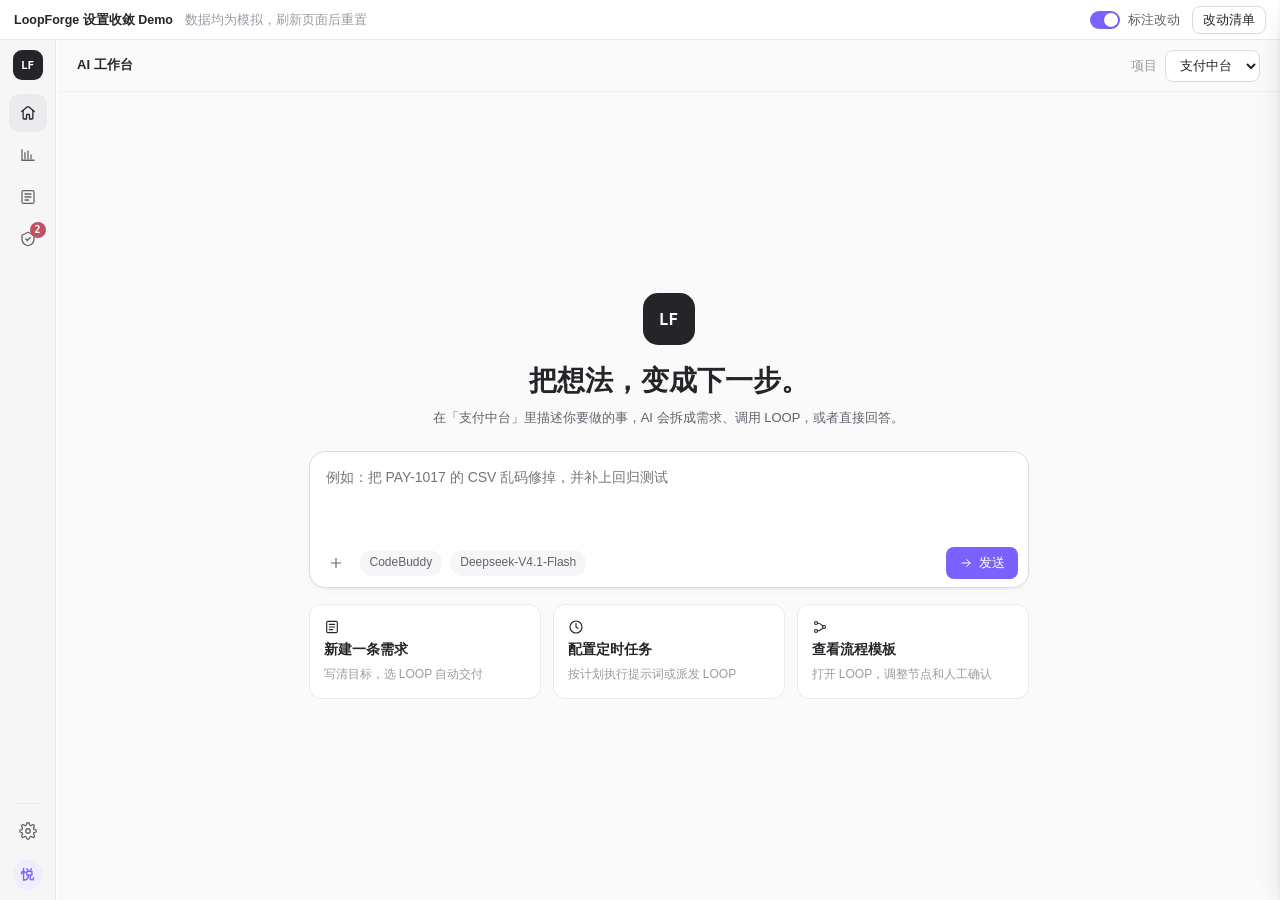
<file: docs/proposals/settings-sidebar-demo-full.html>
<!doctype html>
<html lang="zh-CN">
<head>
<meta charset="utf-8">
<meta name="viewport" content="width=device-width, initial-scale=1">
<title>LoopForge 设置收敛 Demo（完整版）</title>
<style>
  :root{
    --accent:#7b61ff;--accent-soft:#f0edff;--text:#252529;--text-2:#62626c;--text-3:#9a9aa4;
    --border:#eae9ee;--border-soft:#f1f0f4;--border-strong:#dcdbe3;--canvas:#fafafb;--surface:#ffffff;--soft:#f5f6f7;
    --rail:#f6f6f6;--hover:#f1f1f3;--selected:#ebebee;
    --info:#597dcc;--success:#338768;--warn:#b7791f;--error:#c15161;
    --shadow:0 1px 2px rgba(20,20,30,.04),0 4px 16px -8px rgba(20,20,30,.08);
    --pop:0 12px 32px -12px rgba(20,20,30,.24),0 2px 6px rgba(20,20,30,.06);
    --ease:cubic-bezier(.2,.7,.2,1);
    --mono:ui-monospace,SFMono-Regular,"SF Mono",Menlo,Consolas,monospace;
  }
  @media (prefers-color-scheme:dark){
    :root{
      --accent:#a08aff;--accent-soft:#242033;--text:#ededf0;--text-2:#b1b1ba;--text-3:#73737d;
      --border:#26262b;--border-soft:#1f1f24;--border-strong:#393940;--canvas:#111114;--surface:#16161a;--soft:#1c1c21;
      --rail:#0b0b0d;--hover:#1f1f24;--selected:#27272d;
      --info:#8aa8ee;--success:#34d399;--warn:#f2c46d;--error:#f0899a;
      --shadow:none;--pop:0 12px 32px -12px rgba(0,0,0,.7);
    }
  }
  *{box-sizing:border-box}
  html,body{height:100%;margin:0}
  body{display:flex;flex-direction:column;background:var(--canvas);color:var(--text);font:14px/1.6 -apple-system,BlinkMacSystemFont,"Segoe UI","PingFang SC","Hiragino Sans GB","Microsoft YaHei",sans-serif;-webkit-font-smoothing:antialiased}
  button,input,select,textarea{font:inherit;color:inherit}
  :focus-visible{outline:2px solid var(--accent);outline-offset:2px}
  .sr-only{position:absolute;width:1px;height:1px;overflow:hidden;clip:rect(0 0 0 0);white-space:nowrap}
  .grow{flex:1}
  .muted{color:var(--text-3)}
  .mono{font-family:var(--mono);font-size:12.5px}
  .num{text-align:right;font-variant-numeric:tabular-nums}
  [hidden]{display:none!important}

  /* 演示条 */
  .demo-bar{flex:none;position:relative;z-index:60;display:flex;align-items:center;gap:12px;height:40px;padding:0 14px;background:var(--surface);border-bottom:1px solid var(--border);font-size:12.5px}
  .demo-bar b{font-weight:600}
  .switch-label{display:inline-flex;align-items:center;gap:8px;color:var(--text-2);cursor:pointer;user-select:none}
  .switch{appearance:none;flex:none;width:30px;height:18px;margin:0;border-radius:999px;background:var(--border-strong);position:relative;cursor:pointer;transition:background .15s}
  .switch::after{content:"";position:absolute;top:2px;left:2px;width:14px;height:14px;border-radius:50%;background:#fff;box-shadow:0 1px 2px rgba(0,0,0,.2);transition:transform .15s var(--ease)}
  .switch:checked{background:var(--accent)}
  .switch:checked::after{transform:translateX(12px)}
  .pop{position:absolute;right:14px;top:calc(100% + 6px);width:400px;max-height:72vh;overflow:auto;padding:14px 16px;background:var(--surface);border:1px solid var(--border);border-radius:12px;box-shadow:var(--pop);font-size:13px}
  .pop h3{margin:0 0 6px;font-size:13px}
  .pop ol{margin:0 0 12px;padding-left:18px;color:var(--text-2)}
  .pop li{margin:3px 0}
  .pop li b{color:var(--text);font-weight:500}

  /* 外壳 */
  .app{flex:1;min-height:0;display:flex;position:relative}
  .rail{flex:none;width:56px;display:flex;flex-direction:column;align-items:center;gap:4px;padding:10px 0;background:var(--rail);border-right:1px solid var(--border);z-index:30}
  .rail .logo{width:30px;height:30px;margin-bottom:10px;border-radius:9px;display:grid;place-items:center;background:var(--text);color:var(--surface);font:700 11px var(--mono)}
  .rail-btn{position:relative;width:38px;height:38px;display:grid;place-items:center;border:0;border-radius:10px;background:transparent;color:var(--text-2);cursor:pointer;transition:background .15s,color .15s}
  .rail-btn:hover{background:var(--hover);color:var(--text)}
  .rail-btn.active{background:var(--selected);color:var(--text)}
  .rail-btn .tip{position:absolute;left:46px;top:50%;transform:translateY(-50%);padding:3px 8px;border-radius:6px;background:var(--text);color:var(--surface);font-size:12px;white-space:nowrap;opacity:0;pointer-events:none;transition:opacity .12s;z-index:70}
  .rail-btn:hover .tip,.rail-btn:focus-visible .tip{opacity:1}
  .rail-count{position:absolute;top:2px;right:1px;min-width:16px;height:16px;padding:0 4px;border-radius:999px;background:var(--error);color:#fff;font:600 10px/16px var(--mono);text-align:center}
  .rail-sep{width:24px;height:1px;margin:4px 0;background:var(--border)}
  .avatar{width:30px;height:30px;margin-top:6px;border:0;border-radius:50%;background:var(--accent-soft);color:var(--accent);font-weight:600;font-size:12.5px;cursor:pointer}

  .sidebar{flex:none;width:248px;overflow:hidden;background:var(--surface);border-right:1px solid var(--border);transition:width .24s var(--ease),border-color .24s}
  .sidebar.closed{width:0;border-right-color:transparent}
  .sb-inner{width:248px;height:100%;display:flex;flex-direction:column}
  .sb-head{flex:none;display:flex;align-items:center;justify-content:space-between;padding:14px 12px 6px 18px}
  .sb-head h2{margin:0;font-size:15px;font-weight:600}
  .sb-nav{flex:1;overflow:auto;padding:4px 10px 24px}
  .sb-group{margin-top:14px}
  .sb-group>p{margin:0 0 4px;padding:0 10px;font-size:12px;color:var(--text-3)}
  .nav{width:100%;height:34px;display:flex;align-items:center;gap:10px;padding:0 10px;border:0;border-radius:8px;background:transparent;color:var(--text-2);font-size:13.5px;text-align:left;cursor:pointer;transition:background .15s,color .15s}
  .nav:hover{background:var(--hover);color:var(--text)}
  .nav.active{background:var(--selected);color:var(--text);font-weight:500}
  .nav svg{flex:none}
  .nav .label{flex:1;min-width:0;overflow:hidden;text-overflow:ellipsis;white-space:nowrap}
  .narrow-only{display:none}

  .mark{flex:none;font-size:11px;line-height:18px;padding:0 6px;border-radius:999px;border:1px solid;white-space:nowrap;font-weight:400}
  .mark.merge{color:var(--accent);background:color-mix(in srgb,var(--accent) 8%,transparent);border-color:color-mix(in srgb,var(--accent) 24%,transparent)}
  .mark.move{color:var(--warn);background:color-mix(in srgb,var(--warn) 8%,transparent);border-color:color-mix(in srgb,var(--warn) 24%,transparent)}
  .mark.new{color:var(--success);background:color-mix(in srgb,var(--success) 8%,transparent);border-color:color-mix(in srgb,var(--success) 24%,transparent)}
  body:not(.marks) .mark,body:not(.marks) .mark-block{display:none!important}

  .main-col{flex:1;min-width:0;display:flex;flex-direction:column}
  .topbar{flex:none;height:52px;display:flex;align-items:center;gap:10px;padding:0 20px;border-bottom:1px solid var(--border-soft);background:var(--canvas)}
  .crumb{display:flex;align-items:center;gap:6px;min-width:0;font-size:13px;color:var(--text-2)}
  .crumb b{color:var(--text);font-weight:600;white-space:nowrap;overflow:hidden;text-overflow:ellipsis}
  .crumb button{border:0;background:none;padding:0;color:var(--text-2);cursor:pointer}
  .crumb button:hover{color:var(--text);text-decoration:underline}
  .proj{display:inline-flex;align-items:center;gap:8px;font-size:12.5px;color:var(--text-3)}
  .content{flex:1;overflow:auto}
  .page{max-width:1120px;margin:0 auto;padding:24px 28px 72px}

  @media (max-width:1000px){
    .sidebar{position:absolute;left:56px;top:0;bottom:0;z-index:25;box-shadow:var(--pop)}
    .sidebar.closed{box-shadow:none}
    .narrow-only{display:flex}
    .page{padding:20px 18px 64px}
  }

  /* 通用组件 */
  .heading{display:flex;align-items:flex-start;gap:16px;margin-bottom:18px}
  .heading>div:first-child{flex:1;min-width:0}
  .eyebrow{margin:0 0 2px;font-size:12px;color:var(--text-3)}
  .heading h1,.flow-head h1{margin:0;font-size:22px;font-weight:600;line-height:1.35}
  .desc{margin:4px 0 0;color:var(--text-2);font-size:13px}
  .actions{flex:none;display:flex;align-items:center;gap:8px}
  .btn{height:32px;display:inline-flex;align-items:center;justify-content:center;gap:6px;padding:0 12px;border:1px solid var(--border-strong);border-radius:8px;background:var(--surface);color:var(--text);font-size:13px;white-space:nowrap;cursor:pointer;transition:background .15s,border-color .15s}
  .btn:hover{background:var(--hover)}
  .btn:disabled{opacity:.5;cursor:not-allowed}
  .btn.sm{height:28px;padding:0 10px;font-size:12.5px}
  .btn.primary{border-color:transparent;background:var(--accent);color:#fff}
  .btn.primary:hover{background:color-mix(in srgb,var(--accent) 88%,#000)}
  .btn.soft{border-color:transparent;background:var(--accent-soft);color:var(--accent)}
  .btn.ghost{border-color:transparent;background:transparent}
  .btn.ghost:hover{background:var(--hover)}
  .btn.danger{border-color:transparent;background:var(--error);color:#fff}
  .btn.danger-outline{color:var(--error);border-color:color-mix(in srgb,var(--error) 40%,transparent)}
  .icon-btn{width:32px;height:32px;flex:none;display:grid;place-items:center;border:0;border-radius:8px;background:transparent;color:var(--text-2);cursor:pointer}
  .icon-btn:hover{background:var(--hover);color:var(--text)}
  .link{border:0;padding:0;background:none;color:var(--text);font-weight:500;text-align:left;cursor:pointer}
  .link:hover{color:var(--accent);text-decoration:underline}

  .badge{display:inline-flex;align-items:center;gap:6px;height:22px;padding:0 8px;border-radius:999px;border:1px solid;font-size:12px;white-space:nowrap;vertical-align:middle;font-weight:400}
  .badge::before{content:"";width:6px;height:6px;border-radius:50%;background:currentColor}
  .badge.ok{color:var(--success);background:color-mix(in srgb,var(--success) 8%,transparent);border-color:color-mix(in srgb,var(--success) 24%,transparent)}
  .badge.run{color:var(--info);background:color-mix(in srgb,var(--info) 8%,transparent);border-color:color-mix(in srgb,var(--info) 24%,transparent)}
  .badge.wait{color:var(--warn);background:color-mix(in srgb,var(--warn) 8%,transparent);border-color:color-mix(in srgb,var(--warn) 24%,transparent)}
  .badge.err{color:var(--error);background:color-mix(in srgb,var(--error) 8%,transparent);border-color:color-mix(in srgb,var(--error) 24%,transparent)}
  .badge.off{color:var(--text-3);background:var(--soft);border-color:var(--border)}
  .tag{display:inline-flex;align-items:center;height:20px;padding:0 7px;border-radius:6px;background:var(--soft);color:var(--text-2);font-size:11.5px;white-space:nowrap;vertical-align:middle;font-weight:400}

  .panel{background:var(--surface);border:1px solid var(--border);border-radius:14px;box-shadow:var(--shadow);overflow:hidden}
  .panel+.panel,.grid2+.panel,.panel+.grid2,.kpis+.panel,.callout+.panel,.tabs+.panel{margin-top:16px}
  .panel-head{display:flex;align-items:center;gap:10px;min-height:48px;padding:8px 16px;border-bottom:1px solid var(--border-soft);font-size:13px;color:var(--text-2)}
  .panel-head b{color:var(--text);font-weight:600}
  .panel-head .r{margin-left:auto;font-size:12px;color:var(--text-3)}
  .grid2{display:grid;grid-template-columns:repeat(2,minmax(0,1fr));gap:16px}
  @media (max-width:820px){.grid2{grid-template-columns:1fr}}
  .stack{display:grid;gap:12px}

  .row{display:flex;align-items:center;gap:12px;min-height:56px;padding:10px 16px;border-bottom:1px solid var(--border-soft)}
  .row:last-child{border-bottom:0}
  .row-ico{flex:none;width:30px;height:30px;display:grid;place-items:center;border-radius:8px;background:var(--soft);color:var(--text-2)}
  .row-main{flex:1;min-width:0}
  .row-title{display:flex;align-items:center;gap:8px;flex-wrap:wrap;font-weight:500;font-size:13.5px}
  .row-sub{margin-top:2px;color:var(--text-3);font-size:12px;overflow:hidden;text-overflow:ellipsis;white-space:nowrap}
  .row-meta{flex:none;color:var(--text-3);font-size:12px;text-align:right}
  .row-actions{flex:none;display:flex;align-items:center;gap:6px}

  .table{width:100%;border-collapse:collapse;font-size:13px}
  .table th,.table td{padding:11px 14px;border-bottom:1px solid var(--border-soft);text-align:left;vertical-align:middle}
  .table th{background:var(--soft);color:var(--text-2);font-size:12px;font-weight:500;white-space:nowrap}
  .table th.num,.table td.num{text-align:right}
  .table tr:last-child td{border-bottom:0}
  .table tbody tr:hover{background:color-mix(in srgb,var(--hover) 60%,transparent)}
  .table-wrap{overflow-x:auto}

  .tabs{display:flex;gap:22px;margin-bottom:16px;border-bottom:1px solid var(--border);overflow-x:auto}
  .tab{position:relative;flex:none;display:inline-flex;align-items:center;gap:6px;padding:8px 0;border:0;background:transparent;color:var(--text-2);font-size:13.5px;cursor:pointer}
  .tab:hover{color:var(--text)}
  .tab[aria-selected="true"]{color:var(--text);font-weight:500}
  .tab[aria-selected="true"]::after{content:"";position:absolute;left:0;right:0;bottom:-1px;height:2px;border-radius:2px;background:var(--accent)}
  .tab .count{min-width:18px;height:18px;padding:0 6px;border-radius:999px;background:var(--soft);color:var(--text-2);font:500 11px/18px var(--mono);text-align:center}

  .seg{display:inline-flex;gap:2px;padding:2px;border-radius:9px;background:var(--soft)}
  .seg button{height:28px;padding:0 12px;border:0;border-radius:7px;background:transparent;color:var(--text-2);font-size:12.5px;cursor:pointer;white-space:nowrap}
  .seg button:hover{color:var(--text)}
  .seg button[aria-pressed="true"]{background:var(--surface);color:var(--text);box-shadow:0 1px 2px rgba(0,0,0,.08)}
  .seg button small{margin-left:4px;color:var(--text-3);font:11px var(--mono)}

  .toolbar{display:flex;align-items:center;gap:10px;flex-wrap:wrap;padding:10px 14px;border-bottom:1px solid var(--border-soft)}
  .search{display:inline-flex;align-items:center;gap:8px;height:32px;min-width:240px;padding:0 10px;border:1px solid var(--border-strong);border-radius:8px;background:var(--surface);color:var(--text-3)}
  .search input{flex:1;min-width:0;border:0;outline:0;background:transparent;color:var(--text)}
  .search:focus-within{border-color:var(--accent);box-shadow:0 0 0 3px var(--accent-soft)}

  .callout{display:flex;align-items:center;gap:10px;margin-bottom:16px;padding:10px 14px;border-radius:10px;background:var(--accent-soft);color:var(--text-2);font-size:13px}
  .callout b{color:var(--accent);font-weight:600}
  .callout .btn{margin-left:auto}

  .kpis{display:grid;grid-template-columns:repeat(4,minmax(0,1fr));gap:14px;margin-bottom:16px}
  @media (max-width:900px){.kpis{grid-template-columns:repeat(2,minmax(0,1fr))}}
  .kpi{padding:14px 16px;background:var(--surface);border:1px solid var(--border);border-radius:14px;box-shadow:var(--shadow)}
  .kpi small{display:block;color:var(--text-2);font-size:12px}
  .kpi b{display:block;margin-top:4px;font:600 24px/1.25 var(--mono)}
  .kpi span{font-size:12px;color:var(--text-3)}
  .kpi span.up{color:var(--success)}
  .kpi span.down{color:var(--error)}

  .chart{display:block;width:100%;height:auto}
  .chart rect{fill:var(--accent);opacity:.72;transition:opacity .15s}
  .chart rect:hover{opacity:1}
  .chart line{stroke:var(--border)}
  .chart text{fill:var(--text-3);font-size:11px}
  .chart-box{padding:12px 16px 8px}

  .cards{display:grid;grid-template-columns:repeat(auto-fill,minmax(260px,1fr));gap:14px}
  .card{display:flex;flex-direction:column;gap:10px;padding:16px;background:var(--surface);border:1px solid var(--border);border-radius:14px;box-shadow:var(--shadow)}
  .card-head{display:flex;align-items:flex-start;gap:10px}
  .card-head h3{flex:1;margin:0;font-size:15px;font-weight:600}
  .card p{flex:1;margin:0;color:var(--text-2);font-size:12.5px}
  .card .meta{display:flex;flex-wrap:wrap;gap:4px 12px;color:var(--text-3);font-size:12px}
  .card footer{display:flex;align-items:center;gap:8px}
  .chain{display:flex;flex-wrap:wrap;align-items:center;gap:4px;color:var(--text-3);font-size:12px}
  .chain span{padding:1px 7px;border-radius:6px;background:var(--soft);color:var(--text-2)}

  .kv{display:grid;grid-template-columns:96px minmax(0,1fr);gap:8px 14px;margin:0;padding:14px 16px;font-size:13px}
  .kv dt{color:var(--text-3)}
  .kv dd{margin:0;min-width:0;overflow-wrap:anywhere}

  .empty{padding:44px 20px;text-align:center;color:var(--text-3);font-size:13px}
  .empty b{display:block;margin-bottom:4px;color:var(--text);font-size:14px}
  .empty.sm{padding:28px 16px}

  .menu-anchor{position:relative}
  .menu{position:absolute;right:0;top:calc(100% + 6px);z-index:20;width:230px;padding:4px;background:var(--surface);border:1px solid var(--border);border-radius:10px;box-shadow:var(--pop)}
  .menu button{width:100%;height:36px;display:flex;align-items:center;gap:8px;padding:0 10px;border:0;border-radius:6px;background:transparent;text-align:left;font-size:13px;cursor:pointer}
  .menu button:hover,.menu button:focus-visible{background:var(--hover)}
  .menu button span{flex:1}
  .menu small{color:var(--text-3);font-size:12px}
  .menu hr{margin:4px 0;border:0;border-top:1px solid var(--border-soft)}

  /* 表单 */
  .field{display:flex;flex-direction:column;gap:6px;font-size:12.5px;color:var(--text-2)}
  .field small{color:var(--text-3);font-size:12px}
  fieldset.field{margin:0;padding:0;border:0}
  fieldset.field legend{margin-bottom:6px;padding:0}
  .input,.field input:not([type=checkbox]),.field select,.field textarea{width:100%;min-height:34px;padding:6px 10px;border:1px solid var(--border-strong);border-radius:8px;background:var(--surface);color:var(--text);font-size:13px}
  .field textarea{min-height:88px;resize:vertical;line-height:1.55}
  .field input:focus,.field select:focus,.field textarea:focus,.input:focus{outline:none;border-color:var(--accent);box-shadow:0 0 0 3px var(--accent-soft)}
  .fields{display:grid;gap:14px;padding:16px}
  .field-row{display:flex;align-items:center;justify-content:space-between;gap:12px;font-size:13px}
  .checks{display:flex;flex-wrap:wrap;gap:8px 16px;color:var(--text)}
  .checks label{display:inline-flex;align-items:center;gap:6px;font-size:13px;cursor:pointer}
  .checks input{accent-color:var(--accent)}
  .form-foot{display:flex;justify-content:flex-end;gap:8px;padding:12px 16px;border-top:1px solid var(--border-soft)}
  .inline-form{display:flex;align-items:flex-end;gap:10px;flex-wrap:wrap;padding:16px;border-bottom:1px solid var(--border-soft)}
  .inline-form .field{min-width:200px}
  .inline-form .field.wide{flex:1}

  /* 首页 */
  .home{min-height:100%;display:grid;place-items:center;padding:40px 24px}
  .home-inner{width:min(720px,100%);text-align:center}
  .home-logo{width:52px;height:52px;margin:0 auto 14px;border-radius:15px;display:grid;place-items:center;background:var(--text);color:var(--surface);font:700 16px var(--mono)}
  .home h1{margin:0;font-size:28px;font-weight:600}
  .composer{margin-top:22px;text-align:left;background:var(--surface);border:1px solid var(--border-strong);border-radius:16px;box-shadow:var(--shadow)}
  .composer:focus-within{border-color:var(--accent);box-shadow:0 0 0 3px var(--accent-soft)}
  .composer textarea{display:block;width:100%;min-height:84px;padding:14px 16px 6px;border:0;outline:0;background:transparent;resize:none;font-size:14px}
  .composer-bar{display:flex;align-items:center;gap:8px;padding:8px 10px}
  .chip{display:inline-flex;align-items:center;height:26px;padding:0 10px;border-radius:999px;background:var(--soft);color:var(--text-2);font-size:12px}
  .starters{display:grid;grid-template-columns:repeat(3,minmax(0,1fr));gap:12px;margin-top:16px}
  @media (max-width:720px){.starters{grid-template-columns:1fr}}
  .starter{display:flex;flex-direction:column;align-items:flex-start;gap:4px;padding:14px;border:1px solid var(--border);border-radius:12px;background:var(--surface);text-align:left;cursor:pointer;transition:border-color .15s,background .15s}
  .starter:hover{border-color:var(--border-strong);background:var(--hover)}
  .starter b{font-size:13.5px;font-weight:600}
  .starter span{color:var(--text-3);font-size:12px}

  /* 待我确认 */
  .approval{padding:16px}
  .ap-head{display:flex;align-items:flex-start;gap:12px}
  .ap-head>div{flex:1;min-width:0}
  .ap-head h3{margin:2px 0 0;font-size:15px;font-weight:600}
  .ap-sum{margin:10px 0 12px;padding:10px 12px;border-radius:10px;background:var(--soft);color:var(--text-2);font-size:13px}
  .ap-sum b{color:var(--text);font-weight:500}
  .ap-foot{display:flex;align-items:center;gap:8px}

  /* 流程设计 */
  .flow-head{display:flex;align-items:center;gap:12px;margin-bottom:16px;flex-wrap:wrap}
  .flow-wrap{display:grid;grid-template-columns:minmax(0,1fr) 300px;gap:16px}
  @media (max-width:1100px){.flow-wrap{grid-template-columns:1fr}}
  .canvas{overflow:auto;background-color:var(--surface);background-image:radial-gradient(var(--border) 1px,transparent 1px);background-size:18px 18px}
  .flow{display:block}
  .flow .edges path{fill:none;stroke:var(--border-strong);stroke-width:1.6}
  .flow marker path{fill:var(--text-3)}
  .fnode{cursor:pointer;outline:none}
  .fnode rect{fill:var(--surface);stroke:var(--border-strong);stroke-width:1.2;transition:stroke .15s}
  .fnode.gate rect{stroke:var(--warn);stroke-dasharray:5 4}
  .fnode.action rect{fill:var(--soft)}
  .fnode:hover rect,.fnode:focus-visible rect{stroke:var(--accent)}
  .fnode.sel rect{stroke:var(--accent);stroke-width:2.2;stroke-dasharray:none}
  .fnode .t1{fill:var(--text);font-size:13px;font-weight:600}
  .fnode .t2{fill:var(--text-3);font-size:11.5px}

  /* 时间线 */
  .timeline{margin:0;padding:6px 16px 10px;list-style:none}
  .tl{position:relative;display:flex;align-items:center;gap:12px;padding:10px 0 10px 22px}
  .tl::before{content:"";position:absolute;left:5px;top:0;bottom:0;width:1px;background:var(--border)}
  .tl:first-child::before{top:50%}
  .tl:last-child::before{bottom:50%}
  .tl .dot{position:absolute;left:0;top:50%;width:11px;height:11px;margin-top:-5.5px;border-radius:50%;background:var(--surface);border:2px solid var(--text-3)}
  .tl.ok .dot{border-color:var(--success);background:var(--success)}
  .tl.run .dot{border-color:var(--info)}
  .tl.wait .dot{border-color:var(--warn)}
  .tl.err .dot{border-color:var(--error);background:var(--error)}
  .tl>div{flex:1;min-width:0}
  .tl b{display:block;font-weight:500;font-size:13px}
  .tl small{color:var(--text-3);font-size:12px}
  .log{margin:0;padding:12px 14px;max-height:220px;overflow:auto;border-radius:10px;background:var(--soft);font:12px/1.6 var(--mono);color:var(--text-2);white-space:pre-wrap}
  .log .e{color:var(--error)}

  /* 环境资产 */
  .split{display:grid;grid-template-columns:280px minmax(0,1fr)}
  @media (max-width:820px){.split{grid-template-columns:1fr}}
  .split-list{border-right:1px solid var(--border-soft)}
  .split-item{width:100%;display:block;padding:12px 16px;border:0;border-bottom:1px solid var(--border-soft);background:transparent;text-align:left;cursor:pointer}
  .split-item:hover{background:var(--hover)}
  .split-item[aria-current="true"]{background:var(--selected)}
  .split-item b{display:block;font-size:13.5px;font-weight:500}
  .split-item small{color:var(--text-3);font-size:12px}
  .code{margin:0;padding:16px;min-height:240px;overflow:auto;font:12.5px/1.7 var(--mono);color:var(--text);white-space:pre}

  /* 执行机器 */
  .runner-status{display:inline-flex;align-items:center;gap:6px;font-size:12px}
  .runner-status::before{content:"";width:8px;height:8px;border-radius:50%;background:var(--text-3)}
  .runner-status.on{color:var(--success)}
  .runner-status.on::before{background:var(--success);box-shadow:0 0 0 3px color-mix(in srgb,var(--success) 20%,transparent)}

  /* Token */
  .reveal{margin:16px;padding:14px 16px;border:1px solid color-mix(in srgb,var(--success) 30%,transparent);border-radius:12px;background:color-mix(in srgb,var(--success) 6%,transparent)}
  .reveal b{display:block;margin-bottom:4px;font-weight:600}
  .reveal p{margin:0 0 10px;color:var(--text-2);font-size:12.5px}
  .reveal code{display:block;margin:10px 0;padding:8px 10px;border-radius:8px;background:var(--surface);border:1px solid var(--border);font:12.5px var(--mono);overflow-wrap:anywhere}
  .reveal .btns{display:flex;flex-wrap:wrap;gap:8px}

  /* 抽屉与弹窗 */
  .scrim{position:fixed;inset:0;z-index:80;background:rgba(10,10,15,.32)}
  .drawer{position:fixed;top:0;right:0;bottom:0;z-index:90;width:min(520px,100vw);display:flex;flex-direction:column;background:var(--surface);border-left:1px solid var(--border);box-shadow:var(--pop);transform:translateX(100%);transition:transform .24s var(--ease)}
  .drawer.open{transform:none}
  .drawer-head{flex:none;display:flex;align-items:flex-start;gap:10px;padding:16px 18px;border-bottom:1px solid var(--border-soft)}
  .drawer-head>div{flex:1;min-width:0}
  .drawer-head h2{margin:0;font-size:16px;font-weight:600;line-height:1.4}
  .drawer-sub{margin-top:4px;color:var(--text-3);font-size:12.5px}
  .drawer-body{flex:1;overflow:auto;padding:4px 18px 24px}
  .drawer-body .kv{padding:12px 0}
  .drawer-body .panel{box-shadow:none}
  .sec{margin:18px 0 8px;font-size:13px;font-weight:600}
  .list{margin:0;padding-left:18px;font-size:13px}
  .drawer-actions{display:flex;gap:8px;flex-wrap:wrap;margin-top:16px}
  .modal-wrap{position:fixed;inset:0;z-index:100;display:grid;place-items:center;padding:20px;background:rgba(10,10,15,.36)}
  .modal{width:min(480px,100%);max-height:calc(100vh - 40px);display:flex;flex-direction:column;background:var(--surface);border:1px solid var(--border);border-radius:14px;box-shadow:var(--pop)}
  .modal-head{display:flex;align-items:center;gap:10px;padding:14px 16px 6px 18px}
  .modal-head h2{flex:1;margin:0;font-size:16px;font-weight:600}
  .modal-desc{margin:0;padding:0 18px;color:var(--text-2);font-size:13px}
  .modal-body{display:grid;gap:14px;padding:14px 18px;overflow:auto}
  .modal-body p{margin:0;color:var(--text-2);font-size:13px}
  .modal-foot{display:flex;justify-content:flex-end;gap:8px;padding:12px 18px;border-top:1px solid var(--border-soft)}
  .copy-line{display:flex;gap:8px}
  .copy-line input{flex:1;font-family:var(--mono);font-size:12px}

  .toasts{position:fixed;left:50%;bottom:24px;z-index:120;display:grid;gap:8px;transform:translateX(-50%);pointer-events:none}
  .toast{padding:9px 14px;border-radius:10px;background:var(--text);color:var(--surface);font-size:13px;box-shadow:var(--pop);animation:tin .2s var(--ease)}
  .toast.ok{background:var(--success);color:#fff}
  .toast.err{background:var(--error);color:#fff}
  .toast.out{opacity:0;transform:translateY(6px);transition:opacity .2s,transform .2s}
  @keyframes tin{from{opacity:0;transform:translateY(6px)}}

  @media (prefers-reduced-motion:reduce){*,*::before,*::after{transition:none!important;animation:none!important}}
</style>
</head>
<body class="marks">

<div class="demo-bar">
  <b>LoopForge 设置收敛 Demo</b>
  <span class="muted">数据均为模拟，刷新页面后重置</span>
  <span class="grow"></span>
  <label class="switch-label"><input type="checkbox" class="switch" id="marksToggle" checked>标注改动</label>
  <button type="button" class="btn sm" id="changesBtn" aria-expanded="false" aria-controls="changesPop">改动清单</button>
  <div class="pop" id="changesPop" role="dialog" aria-label="改动清单" hidden>
    <h3>删除</h3>
    <ol>
      <li><b>研发效能、知识中心、业务领域、领域管理</b>四个模块下线；旧链接会转到个人配置</li>
      <li>设置里的<b>流程设计</b>入口去掉，从流程模板卡片「打开」进入设计器</li>
      <li>MCP 页去掉<b>MCP 市场</b>，只保留已添加列表</li>
    </ol>
    <h3>移动</h3>
    <ol>
      <li><b>流程模板、运行记录、定时任务</b>从图标栏移入设置，组成「流程与任务」</li>
      <li>需求列表「更多」里的<b>触发配置</b>移入定时任务，作为「LOOP 触发」标签</li>
      <li><b>Bot 管理</b>更名为<b>通道管理</b>并归「项目」，<b>执行机器</b>归「运行环境」</li>
    </ol>
    <h3>合并与简化</h3>
    <ol>
      <li>MCP / 规则 / 技能合成<b>能力资产</b>；Dockerfile / 安装脚本 / 沙箱合成<b>环境资产</b></li>
      <li><b>接入指南</b>只保留访问密钥，改名 <b>访问密钥</b></li>
      <li>图标栏 7 项减到 4 项；设置侧栏 21 项减到 12 项，最多两层</li>
    </ol>
  </div>
</div>

<div class="app">
  <aside class="rail" id="rail" aria-label="全局导航"></aside>
  <aside class="sidebar" id="sidebar" aria-label="设置导航">
    <div class="sb-inner">
      <div class="sb-head"><h2>设置</h2><button type="button" class="icon-btn" data-act="toggleSidebar" aria-label="收起设置导航"><svg width="16" height="16" viewBox="0 0 24 24" fill="none" stroke="currentColor" stroke-width="1.7" stroke-linecap="round" stroke-linejoin="round" aria-hidden="true"><rect x="3" y="3" width="18" height="18" rx="2"/><path d="M9 3v18"/><path d="m16 15-3-3 3-3"/></svg></button></div>
      <nav class="sb-nav" id="sbNav"></nav>
    </div>
  </aside>
  <div class="main-col">
    <header class="topbar" id="topbar"></header>
    <main class="content" id="main"></main>
  </div>
</div>

<div class="scrim" id="scrim" hidden></div>
<aside class="drawer" id="drawer" role="dialog" aria-modal="true" aria-labelledby="drawerTitle" inert>
  <div class="drawer-head"><div><h2 id="drawerTitle"></h2><div class="drawer-sub" id="drawerSub"></div></div><button type="button" class="icon-btn" id="drawerClose" data-act="closeDrawer" aria-label="关闭"><svg width="16" height="16" viewBox="0 0 24 24" fill="none" stroke="currentColor" stroke-width="1.7" stroke-linecap="round" aria-hidden="true"><path d="M6 6l12 12M18 6 6 18"/></svg></button></div>
  <div class="drawer-body" id="drawerBody"></div>
</aside>
<div class="modal-wrap" id="modalWrap" hidden><form class="modal" id="modal" role="dialog" aria-modal="true" aria-labelledby="modalTitle" novalidate></form></div>
<div class="toasts" id="toasts" role="status" aria-live="polite"></div>

<script>
(function(){
'use strict';

/* ---------- 工具 ---------- */
const $=(s,r=document)=>r.querySelector(s);
const $$=(s,r=document)=>[...r.querySelectorAll(s)];
const esc=v=>String(v??'').replace(/[&<>"']/g,c=>({'&':'&amp;','<':'&lt;','>':'&gt;','"':'&quot;',"'":'&#39;'}[c]));
const narrow=()=>matchMedia('(max-width:1000px)').matches;
let seq=2000;

const P={
  home:'<path d="m3.5 10 7.3-6a1.9 1.9 0 0 1 2.4 0l7.3 6"/><path d="M5.5 8.4v10.1A1.5 1.5 0 0 0 7 20h3v-5a1 1 0 0 1 1-1h2a1 1 0 0 1 1 1v5h3a1.5 1.5 0 0 0 1.5-1.5V8.4"/>',
  chart:'<path d="M4 19V5"/><path d="M4 19h16"/><path d="M8 17V9"/><path d="M12 17V7"/><path d="M16 17v-5"/>',
  form:'<rect x="4" y="3.5" width="16" height="17" rx="2"/><path d="M8 8h8M8 12h8M8 16h5"/>',
  gate:'<path d="M12 3l8 4v5c0 5-3.5 8-8 9-4.5-1-8-4-8-9V7z"/><path d="m9 12 2 2 4-4"/>',
  workflow:'<circle cx="6" cy="6" r="2.2"/><circle cx="6" cy="18" r="2.2"/><circle cx="18" cy="12" r="2.2"/><path d="M8.2 6C12 6 14 8.2 16.4 10.4M8.2 18c3.8 0 5.8-2.2 8.2-4.4"/>',
  runs:'<circle cx="12" cy="12" r="9"/><path d="M10 9l5 3-5 3z"/>',
  clock:'<circle cx="12" cy="12" r="9"/><path d="M12 7v5l3 2"/>',
  settings:'<circle cx="12" cy="12" r="3"/><path d="M19.4 15a1.7 1.7 0 0 0 .3 1.8l.1.1a2 2 0 1 1-2.8 2.8l-.1-.1a1.7 1.7 0 0 0-1.8-.3 1.7 1.7 0 0 0-1 1.5V21a2 2 0 1 1-4 0v-.1a1.7 1.7 0 0 0-1.1-1.5 1.7 1.7 0 0 0-1.8.3l-.1.1a2 2 0 1 1-2.8-2.8l.1-.1a1.7 1.7 0 0 0 .3-1.8 1.7 1.7 0 0 0-1.5-1H3a2 2 0 1 1 0-4h.1a1.7 1.7 0 0 0 1.5-1.1 1.7 1.7 0 0 0-.3-1.8l-.1-.1a2 2 0 1 1 2.8-2.8l.1.1a1.7 1.7 0 0 0 1.8.3H9a1.7 1.7 0 0 0 1-1.5V3a2 2 0 1 1 4 0v.1a1.7 1.7 0 0 0 1 1.5 1.7 1.7 0 0 0 1.8-.3l.1-.1a2 2 0 1 1 2.8 2.8l-.1.1a1.7 1.7 0 0 0-.3 1.8V9a1.7 1.7 0 0 0 1.5 1H21a2 2 0 1 1 0 4h-.1a1.7 1.7 0 0 0-1.5 1z"/>',
  user:'<circle cx="12" cy="8" r="4"/><path d="M4 21a8 8 0 0 1 16 0"/>',
  users:'<circle cx="9" cy="8" r="3"/><path d="M3 20v-1a6 6 0 0 1 12 0v1"/><path d="M16 5a3 3 0 0 1 0 6M17 14a5 5 0 0 1 4 5v1"/>',
  robot:'<rect x="4" y="8" width="16" height="11" rx="2"/><path d="M12 3v5M8 13h.01M16 13h.01M9 17h6"/>',
  server:'<rect x="3" y="3" width="18" height="7" rx="2"/><rect x="3" y="14" width="18" height="7" rx="2"/><path d="M7 6.5h.01M7 17.5h.01"/>',
  skills:'<path d="M9 4V3a2 2 0 0 1 4 0v1h5a2 2 0 0 1 2 2v4h-1a2 2 0 0 0 0 4h1v4a2 2 0 0 1-2 2h-4v-1a2 2 0 0 0-4 0v1H6a2 2 0 0 1-2-2v-4H3a2 2 0 0 1 0-4h1V6a2 2 0 0 1 2-2h3Z"/>',
  layers:'<path d="M12 3l9 5-9 5-9-5z"/><path d="M3 13l9 5 9-5"/>',
  key:'<circle cx="8" cy="15" r="4"/><path d="M10.8 12.2 20 3M16 7l3 3M18 5l2 2"/>',
  shield:'<path d="M12 3l8 3v6c0 5-3.5 8-8 9-4.5-1-8-4-8-9V6z"/>',
  chevL:'<path d="M15 6l-6 6 6 6"/>',
  chevR:'<path d="M9 6l6 6-6 6"/>',
  down:'<path d="m6 9 6 6 6-6"/>',
  plus:'<path d="M12 5v14M5 12h14"/>',
  search:'<circle cx="11" cy="11" r="7"/><path d="m20 20-3.5-3.5"/>',
  copy:'<rect x="9" y="9" width="11" height="11" rx="2"/><path d="M5 15V5a2 2 0 0 1 2-2h10"/>',
  play:'<path d="M8 5v14l11-7z"/>',
  panel:'<rect x="3" y="3" width="18" height="18" rx="2"/><path d="M9 3v18"/>',
  doc:'<path d="M14 3H7a2 2 0 0 0-2 2v14a2 2 0 0 0 2 2h10a2 2 0 0 0 2-2V8z"/><path d="M14 3v5h5"/><path d="M9 13h6M9 17h6"/>',
  terminal:'<rect x="3" y="4" width="18" height="16" rx="2"/><path d="m7 9 3 3-3 3M13 15h4"/>',
  box:'<path d="M21 8l-9-5-9 5 9 5 9-5z"/><path d="M3 8v8l9 5 9-5V8"/><path d="M12 13v8"/>',
  plug:'<path d="M9 2v6M15 2v6"/><path d="M6 8h12v3a6 6 0 0 1-12 0z"/><path d="M12 17v5"/>',
  send:'<path d="M5 12h14M13 6l6 6-6 6"/>',
  sync:'<path d="M4 12a8 8 0 0 1 14-5.3L20 9"/><path d="M20 4v5h-5"/><path d="M20 12a8 8 0 0 1-14 5.3L4 15"/><path d="M4 20v-5h5"/>',
  git:'<circle cx="6" cy="6" r="2"/><circle cx="6" cy="18" r="2"/><circle cx="18" cy="8" r="2"/><path d="M6 8v8M18 10c0 4-6 3-10 6"/>',
  bell:'<path d="M6 16V11a6 6 0 0 1 12 0v5l2 2H4z"/><path d="M10 20a2 2 0 0 0 4 0"/>',
  refresh:'<path d="M20 11a8 8 0 1 0-2.3 5.7"/><path d="M20 4v7h-7"/>'
};
const ic=(n,s=16)=>`<svg width="${s}" height="${s}" viewBox="0 0 24 24" fill="none" stroke="currentColor" stroke-width="1.7" stroke-linecap="round" stroke-linejoin="round" aria-hidden="true" focusable="false">${P[n]||''}</svg>`;

/* ---------- 模拟数据 ---------- */
const N=(id,name,kind,agent,desc)=>({id,name,kind,agent,desc});
const NODES={
  req:[N('n1','需求澄清','agent','需求分析师','补全背景和验收标准，有疑问时向负责人提问。'),N('n2','方案设计','agent','架构师','输出技术方案、影响面和回滚方案。'),N('n3','方案评审','gate','','负责人确认方案后再开始开发。'),N('n4','开发实现','agent','开发工程师','按方案实现，并补齐单元测试。'),N('n5','测试','agent','测试工程师','编写并执行测试用例，输出测试报告。'),N('n6','测试验收','gate','','负责人确认测试结果。'),N('n7','提交 MR','action','','创建合并请求并通知评审人。')],
  bug:[N('n1','问题复现','agent','测试工程师','根据描述复现问题并记录步骤。'),N('n2','定位修复','agent','开发工程师','定位根因并修复，补充回归用例。'),N('n3','回归验证','agent','测试工程师','执行回归用例并对比修复前后结果。'),N('n4','修复确认','gate','','负责人确认修复结果。'),N('n5','提交 MR','action','','创建合并请求。')],
  fe:[N('n1','需求澄清','agent','需求分析师','补全交互细节和验收标准。'),N('n2','交互方案','agent','前端工程师','输出页面结构和交互说明。'),N('n3','方案评审','gate','','负责人确认交互方案。'),N('n4','页面开发','agent','前端工程师','实现页面并补齐组件测试。'),N('n5','视觉验收','gate','','负责人对照设计稿验收。'),N('n6','提交 MR','action','','创建合并请求。')],
  dep:[N('n1','依赖扫描','agent','开发工程师','扫描过期依赖与安全公告。'),N('n2','升级与测试','agent','开发工程师','逐个升级依赖并运行测试。'),N('n3','提交 MR','action','','创建升级合并请求。')]
};
const cloneNodes=k=>NODES[k].map(n=>({...n}));
const KIND={agent:'Agent 节点',gate:'人工确认',action:'自动动作'};
const STATUS={running:['run','运行中'],waiting:['wait','待确认'],merged:['ok','已合入'],succeeded:['ok','已完成'],todo:['off','未开始'],failed:['err','失败']};
const INTERVALS=[['900','每 15 分钟'],['1800','每 30 分钟'],['3600','每小时'],['14400','每 4 小时'],['86400','每天']];
const WHENS=['每天 09:00','工作日 09:00','每周一 10:00','每周五 17:30','每月 1 日 10:00','每 30 分钟'];
const TRIGGER_STATUSES=[['todo','未开始'],['confirmed','已确认'],['reopened','已重开']];
const USERS=['林悦','陈默','周宁','许然','宋一','唐果'];
const FACTOR={'p-pay':1,'p-app':.56,'p-ops':.31};

const DB={
  me:{name:'林悦',login:'linyue',email:'linyue@example.com'},
  projects:[
    {id:'p-pay',name:'支付中台',key:'PAY',owner:'林悦',repos:3,sop:'需求交付 LOOP',updated:'今天 10:24'},
    {id:'p-app',name:'会员 App',key:'APP',owner:'陈默',repos:2,sop:'前端交付 LOOP',updated:'昨天 18:02'},
    {id:'p-ops',name:'运维平台',key:'OPS',owner:'周宁',repos:1,sop:'缺陷修复 LOOP',updated:'3 天前'}
  ],
  members:{'p-pay':[['林悦','负责人'],['陈默','成员'],['许然','成员'],['宋一','成员'],['唐果','只读']],'p-app':[['陈默','负责人'],['林悦','成员'],['唐果','成员']],'p-ops':[['周宁','负责人'],['许然','成员']]},
  repos:{'p-pay':['pay/gateway','pay/settlement','pay/admin-web'],'p-app':['app/member-ios','app/member-web'],'p-ops':['ops/inspector']},
  issues:[
    {id:'PAY-1024',p:'p-pay',title:'登录状态在 Token 过期后自动恢复',status:'running',sop:'需求交付 LOOP',owner:'林悦',prio:'P1',updated:'5 分钟前',run:'r-8812'},
    {id:'PAY-1023',p:'p-pay',title:'任务完成后推送企业微信通知',status:'waiting',sop:'需求交付 LOOP',owner:'陈默',prio:'P1',updated:'12 分钟前',run:'r-8810'},
    {id:'PAY-1021',p:'p-pay',title:'退款单导出支持按商户筛选',status:'waiting',sop:'需求交付 LOOP',owner:'许然',prio:'P2',updated:'40 分钟前',run:'r-8806'},
    {id:'PAY-1019',p:'p-pay',title:'对账报表增加手续费列',status:'merged',sop:'需求交付 LOOP',owner:'宋一',prio:'P2',updated:'2 小时前',run:'r-8799'},
    {id:'PAY-1017',p:'p-pay',title:'导出 CSV 时中文乱码',status:'failed',sop:'缺陷修复 LOOP',owner:'林悦',prio:'P0',updated:'3 小时前',run:'r-8790'},
    {id:'PAY-1016',p:'p-pay',title:'支付回调重试改为指数退避',status:'merged',sop:'需求交付 LOOP',owner:'陈默',prio:'P1',updated:'昨天',run:'r-8781'},
    {id:'PAY-1015',p:'p-pay',title:'商户后台新增风控标签',status:'todo',sop:'—',owner:'唐果',prio:'P2',updated:'昨天'},
    {id:'PAY-1012',p:'p-pay',title:'清算任务失败时自动告警',status:'todo',sop:'—',owner:'未指定',prio:'P3',updated:'2 天前'},
    {id:'PAY-1009',p:'p-pay',title:'订单详情页加载慢',status:'merged',sop:'缺陷修复 LOOP',owner:'许然',prio:'P1',updated:'3 天前',run:'r-8774'},
    {id:'APP-311',p:'p-app',title:'会员等级页改版',status:'running',sop:'前端交付 LOOP',owner:'陈默',prio:'P1',updated:'20 分钟前',run:'r-8805'},
    {id:'APP-309',p:'p-app',title:'积分兑换弹窗在小屏溢出',status:'waiting',sop:'缺陷修复 LOOP',owner:'唐果',prio:'P2',updated:'1 小时前',run:'r-8802'},
    {id:'APP-305',p:'p-app',title:'签到日历支持补签',status:'merged',sop:'前端交付 LOOP',owner:'林悦',prio:'P2',updated:'2 天前',run:'r-8770'},
    {id:'OPS-88',p:'p-ops',title:'告警规则支持静默时段',status:'todo',sop:'—',owner:'周宁',prio:'P2',updated:'今天'},
    {id:'OPS-86',p:'p-ops',title:'主机巡检脚本超时',status:'failed',sop:'缺陷修复 LOOP',owner:'许然',prio:'P1',updated:'5 小时前',run:'r-8793'}
  ],
  approvals:[
    {id:'ap1',p:'p-pay',issue:'PAY-1023',title:'任务完成后推送企业微信通知',node:'方案评审',run:'r-8810',waited:'12 分钟',by:'架构师',summary:'新增 notify 模块，复用现有通知通道；影响 gateway 与 settlement 两个服务，无数据库变更，可按开关回滚。'},
    {id:'ap2',p:'p-pay',issue:'PAY-1021',title:'退款单导出支持按商户筛选',node:'测试验收',run:'r-8806',waited:'40 分钟',by:'测试工程师',summary:'单测 46 条、E2E 3 条全部通过；覆盖率 81% → 83%；导出 10 万行耗时 4.2 秒。'},
    {id:'ap3',p:'p-app',issue:'APP-309',title:'积分兑换弹窗在小屏溢出',node:'修复确认',run:'r-8802',waited:'1 小时',by:'测试工程师',summary:'在 320px、375px 两种宽度下回归通过，附 4 张截图。'}
  ],
  runs:[
    {id:'r-8812',p:'p-pay',issue:'PAY-1024',title:'登录状态在 Token 过期后自动恢复',sopId:'sop-req',status:'running',node:'开发实现',started:'今天 10:02',dur:'22 分钟',tokens:184,by:'林悦'},
    {id:'r-8810',p:'p-pay',issue:'PAY-1023',title:'任务完成后推送企业微信通知',sopId:'sop-req',status:'waiting',node:'方案评审',started:'今天 09:51',dur:'9 分钟',tokens:62,by:'陈默'},
    {id:'r-8806',p:'p-pay',issue:'PAY-1021',title:'退款单导出支持按商户筛选',sopId:'sop-req',status:'waiting',node:'测试验收',started:'今天 08:40',dur:'48 分钟',tokens:410,by:'许然'},
    {id:'r-8799',p:'p-pay',issue:'PAY-1019',title:'对账报表增加手续费列',sopId:'sop-req',status:'succeeded',node:'提交 MR',started:'今天 07:12',dur:'1 小时 12 分',tokens:522,by:'宋一'},
    {id:'r-8790',p:'p-pay',issue:'PAY-1017',title:'导出 CSV 时中文乱码',sopId:'sop-bug',status:'failed',node:'定位修复',started:'今天 06:30',dur:'31 分钟',tokens:233,by:'林悦',error:'单测 3 条失败：csv_export_test.go:88 期望 UTF-8 BOM'},
    {id:'r-8781',p:'p-pay',issue:'PAY-1016',title:'支付回调重试改为指数退避',sopId:'sop-req',status:'succeeded',node:'提交 MR',started:'昨天 15:20',dur:'58 分钟',tokens:446,by:'陈默'},
    {id:'r-8774',p:'p-pay',issue:'PAY-1009',title:'订单详情页加载慢',sopId:'sop-bug',status:'succeeded',node:'提交 MR',started:'3 天前',dur:'36 分钟',tokens:198,by:'许然'},
    {id:'r-8760',p:'p-pay',issue:'',title:'每日需求整理',sopId:null,status:'succeeded',node:'AI 定时任务',started:'今天 09:00',dur:'3 分钟',tokens:21,by:'定时任务'},
    {id:'r-8805',p:'p-app',issue:'APP-311',title:'会员等级页改版',sopId:'sop-fe',status:'running',node:'页面开发',started:'今天 09:40',dur:'31 分钟',tokens:260,by:'陈默'},
    {id:'r-8802',p:'p-app',issue:'APP-309',title:'积分兑换弹窗在小屏溢出',sopId:'sop-bug',status:'waiting',node:'修复确认',started:'今天 08:55',dur:'26 分钟',tokens:120,by:'唐果'},
    {id:'r-8770',p:'p-app',issue:'APP-305',title:'签到日历支持补签',sopId:'sop-fe',status:'succeeded',node:'提交 MR',started:'2 天前',dur:'1 小时 4 分',tokens:390,by:'林悦'},
    {id:'r-8793',p:'p-ops',issue:'OPS-86',title:'主机巡检脚本超时',sopId:'sop-bug',status:'failed',node:'问题复现',started:'今天 05:10',dur:'12 分钟',tokens:44,by:'许然',error:'沙箱访问 10.0.0.0/8 被拒绝：离线沙箱禁止外网'}
  ],
  sops:[
    {id:'sop-req',p:'p-pay',scope:'project',name:'需求交付 LOOP',desc:'从需求澄清到提交 MR，含方案评审和测试验收两道人工确认。',version:'v5',runs:96,rate:92,last:'5 分钟前',nodes:cloneNodes('req')},
    {id:'sop-bug',p:'p-pay',scope:'project',name:'缺陷修复 LOOP',desc:'复现、定位、修复、回归验证，修复结果需负责人确认。',version:'v3',runs:41,rate:88,last:'3 小时前',nodes:cloneNodes('bug')},
    {id:'sop-fe',p:'p-app',scope:'project',name:'前端交付 LOOP',desc:'交互方案先评审，页面开发后对照设计稿验收。',version:'v2',runs:23,rate:91,last:'20 分钟前',nodes:cloneNodes('fe')},
    {id:'sop-bug-app',p:'p-app',scope:'project',name:'缺陷修复 LOOP',desc:'复现、定位、修复、回归验证。',version:'v1',runs:9,rate:89,last:'1 小时前',nodes:cloneNodes('bug')},
    {id:'sop-dep',p:'p-ops',scope:'shared',name:'依赖升级 LOOP',desc:'扫描过期依赖并提交升级 MR，由运维平台共享。',version:'v4',runs:57,rate:95,last:'昨天',nodes:cloneNodes('dep')},
    {id:'sop-generic',p:'',scope:'builtin',name:'通用后端交付 LOOP',desc:'平台维护的只读蓝图，复制到项目后才能派发和修改。',version:'v8',runs:0,rate:0,last:'—',nodes:cloneNodes('req'),builtin:true}
  ],
  prompts:[
    {id:'s1',p:'p-pay',name:'每日需求整理',when:'工作日 09:00',bot:'研发群',enabled:true,last:'今天 09:00 · 成功',prompt:'整理昨天新增和变更的需求，按优先级列出待澄清的问题，发到研发群。'},
    {id:'s2',p:'p-pay',name:'周五进展汇总',when:'每周五 17:30',bot:'周报群',enabled:true,last:'上周五 17:30 · 成功',prompt:'汇总本周合入的 MR、完成的需求和遇到的阻塞。'},
    {id:'s3',p:'p-pay',name:'仓库依赖巡检',when:'每月 1 日 10:00',bot:'',enabled:false,last:'11-01 10:00 · 成功',prompt:'检查三个仓库的依赖是否有安全公告，有则新建缺陷需求。'},
    {id:'s4',p:'p-app',name:'每日崩溃汇总',when:'每天 09:00',bot:'App 研发群',enabled:true,last:'今天 09:00 · 成功',prompt:'汇总昨天的崩溃 Top 10 并给出可能原因。'}
  ],
  triggers:{
    'p-pay':{enabled:true,interval:'1800',sop:'sop-req',statuses:['todo','confirmed'],max:10,last:'8 分钟前',next:'22 分钟后',history:[['10:30','候选 3，启动 2','ok'],['10:00','候选 1，启动 1','ok'],['09:30','基线冲突，暂停派发，对齐 Agent 处理中','wait'],['09:00','没有符合条件的需求','off']]}
  },
  market:[
    {id:'m1',name:'周报生成',desc:'汇总本周合入的 MR 与需求进展，生成周报草稿发到群里。',source:'平台示例项目',version:3,params:2,subs:6,when:'每周五 17:30'},
    {id:'m2',name:'缺陷巡检',desc:'扫描最近 7 天的失败运行，按原因归类并给出处理建议。',source:'运维平台',version:2,params:1,subs:4,when:'每天 09:00'},
    {id:'m3',name:'依赖升级提醒',desc:'检查依赖安全公告，有风险时新建缺陷需求。',source:'运维平台',version:5,params:3,subs:9,when:'每周一 10:00'},
    {id:'m4',name:'需求澄清提醒',desc:'对超过 2 天还没澄清的需求，提醒负责人补充信息。',source:'会员 App',version:1,params:1,subs:2,when:'工作日 09:00'}
  ],
  bots:[
    {id:'b1',p:'p-pay',name:'研发群',channel:'企业微信群聊',bound:true,usedBy:'2 个定时任务 · 需求交付 LOOP',last:'今天 09:00'},
    {id:'b2',p:'p-pay',name:'周报群',channel:'企业微信群聊',bound:true,usedBy:'1 个定时任务',last:'上周五 17:30'},
    {id:'b3',p:'p-pay',name:'林悦（单聊）',channel:'企业微信单聊',bound:false,usedBy:'未使用',last:'—'},
    {id:'b4',p:'p-app',name:'App 研发群',channel:'企业微信群聊',bound:true,usedBy:'1 个定时任务',last:'今天 09:00'}
  ],
  agents:[
    {id:'a1',name:'需求分析师',desc:'澄清需求，补全背景和验收标准。',exec:'CodeBuddy',model:'Deepseek-V4.1-Flash',sops:'需求交付 LOOP、前端交付 LOOP',scope:'本项目'},
    {id:'a2',name:'架构师',desc:'输出技术方案、影响面和回滚方案。',exec:'Claude Code',model:'Claude Sonnet',sops:'需求交付 LOOP',scope:'本项目'},
    {id:'a3',name:'开发工程师',desc:'按方案实现，并补齐单元测试。',exec:'CodeBuddy',model:'Deepseek-V4.1',sops:'需求交付 LOOP、缺陷修复 LOOP',scope:'本项目'},
    {id:'a4',name:'测试工程师',desc:'编写并执行测试用例，输出测试报告。',exec:'Codex',model:'GPT Codex',sops:'需求交付 LOOP、缺陷修复 LOOP',scope:'本项目'},
    {id:'a5',name:'前端工程师',desc:'实现页面并补齐组件测试。',exec:'CodeBuddy',model:'Deepseek-V4.1',sops:'前端交付 LOOP',scope:'共享'},
    {id:'a6',name:'对齐 Agent',desc:'解决集成分支与默认分支的合并冲突。',exec:'CodeBuddy',model:'Deepseek-V4.1',sops:'LOOP 触发（基线对齐）',scope:'内置'}
  ],
  mcps:[
    {id:'c1',name:'GitHub',url:'https://mcp.example.com/github',scope:'project',tools:12,status:'ok',added:'20 天前'},
    {id:'c2',name:'企业微信文档',url:'https://mcp.example.com/wedoc',scope:'personal',tools:6,status:'ok',added:'3 天前'},
    {id:'c3',name:'内部监控查询',url:'https://mcp.example.com/monitor',scope:'project',tools:4,status:'err',added:'9 天前',error:'连接超时'},
    {id:'c4',name:'Figma',url:'https://mcp.example.com/figma',scope:'personal',tools:8,status:'ok',added:'1 个月前'}
  ],
  rules:[
    {id:'r1',scope:'project',name:'代码规范',desc:'Go 代码遵循 gofmt 与 golangci-lint，禁止裸 panic。',updated:'3 天前'},
    {id:'r2',scope:'project',name:'提交信息格式',desc:'使用 Conventional Commits，标题不超过 72 个字符。',updated:'2 周前'},
    {id:'r3',scope:'shared',name:'安全基线',desc:'禁止在代码与日志里输出密钥；对外请求需做 SSRF 校验。',updated:'1 个月前'},
    {id:'r4',scope:'shared',name:'数据库变更规范',desc:'DDL 写在 migrations 目录，由运维手动执行，代码里不做自动迁移。',updated:'1 个月前'}
  ],
  skills:[
    {id:'k1',scope:'project',name:'go-test-writer',desc:'为改动的 Go 函数生成表驱动测试。',files:3},
    {id:'k2',scope:'project',name:'api-doc-sync',desc:'接口变更后同步更新 OpenAPI 文档。',files:2},
    {id:'k3',scope:'project',name:'sql-review',desc:'检查 SQL 是否使用参数绑定、是否命中索引。',files:1},
    {id:'k4',scope:'shared',name:'frontend-a11y',desc:'检查组件的键盘可达性与颜色对比度。',files:4}
  ],
  skillhub:[
    {id:'h1',name:'pdf',desc:'读取、拆分、合并 PDF 文件。',installs:'1.2k'},
    {id:'h2',name:'xlsx',desc:'读写电子表格，生成图表。',installs:'980'},
    {id:'h3',name:'playwright-cli',desc:'浏览器自动化、表单填写与截图。',installs:'860'},
    {id:'h4',name:'docx',desc:'生成和编辑 Word 文档。',installs:'640'}
  ],
  runners:[
    {id:'n1',name:'林悦的 MacBook Pro',os:'macOS 15.1 · arm64',scope:'个人',online:true,cli:'CodeBuddy CLI 2.3.1',tasks:1,beat:'1 分钟前'},
    {id:'n2',name:'cvm-sh-02',os:'Ubuntu 22.04 · 8 核 16 GB',scope:'项目共享',online:true,cli:'LoopForge Runner 1.8.0',tasks:3,beat:'刚刚'},
    {id:'n3',name:'cvm-sh-03',os:'Ubuntu 22.04 · 4 核 8 GB',scope:'项目共享',online:false,cli:'LoopForge Runner 1.7.2',tasks:0,beat:'2 小时前'}
  ],
  dockerfiles:[
    {id:'d1',scope:'本项目',name:'go122-build',desc:'后端编译与单测',updated:'5 天前',content:'FROM golang:1.22-bookworm\nRUN go install github.com/golangci/golangci-lint/cmd/golangci-lint@v1.59.1\nENV CGO_ENABLED=0 GOFLAGS=-mod=mod\nWORKDIR /workspace'},
    {id:'d2',scope:'本项目',name:'node20-base',desc:'前端构建与 E2E',updated:'2 周前',content:'FROM node:20-bookworm\nRUN corepack enable && npm i -g pnpm@9\nRUN npx playwright install --with-deps chromium\nWORKDIR /workspace'},
    {id:'d3',scope:'共享',name:'python311-tools',desc:'脚本与数据处理',updated:'1 个月前',content:'FROM python:3.11-slim\nRUN pip install --no-cache-dir uv ruff pytest\nWORKDIR /workspace'}
  ],
  scripts:[
    {id:'e1',scope:'本项目',name:'install-go.sh',desc:'安装 Go 1.22 和常用工具',updated:'5 天前',content:'#!/usr/bin/env bash\nset -euo pipefail\ncurl -fsSL https://go.dev/dl/go1.22.5.linux-amd64.tar.gz | tar -C /usr/local -xz\necho \'export PATH=$PATH:/usr/local/go/bin\' >> ~/.profile\ngo version'},
    {id:'e2',scope:'本项目',name:'install-playwright.sh',desc:'安装 Playwright 与 Chromium',updated:'2 周前',content:'#!/usr/bin/env bash\nset -euo pipefail\nnpm i -g playwright@1.48\nplaywright install --with-deps chromium'},
    {id:'e3',scope:'共享',name:'install-protoc.sh',desc:'安装 protoc 与 Go 插件',updated:'1 个月前',content:'#!/usr/bin/env bash\nset -euo pipefail\napt-get update && apt-get install -y protobuf-compiler\ngo install google.golang.org/protobuf/cmd/protoc-gen-go@latest'}
  ],
  sandboxes:[
    {id:'x1',name:'默认沙箱',image:'go122-build',net:'仅白名单域名',cpu:'4 核',mem:'8 GB',timeout:'2 小时',used:'需求交付 LOOP、缺陷修复 LOOP'},
    {id:'x2',name:'高配沙箱',image:'node20-base',net:'仅白名单域名',cpu:'8 核',mem:'16 GB',timeout:'4 小时',used:'前端交付 LOOP'},
    {id:'x3',name:'离线沙箱',image:'go122-build',net:'禁止外网',cpu:'2 核',mem:'4 GB',timeout:'1 小时',used:'依赖升级 LOOP'}
  ],
  tokens:[
    {id:'t1',name:'我的 Cursor',prefix:'lf_8a3f',created:'12 天前',used:'2 小时前',expires:'2027-02-08',status:'active'},
    {id:'t2',name:'CI 流水线',prefix:'lf_c71e',created:'40 天前',used:'1 天前',expires:'2027-01-11',status:'active'},
    {id:'t3',name:'旧笔记本',prefix:'lf_29bd',created:'120 天前',used:'95 天前',expires:'2026-10-01',status:'revoked'}
  ],
  creds:[
    {key:'codebuddy',name:'CodeBuddy API Key',ok:true,hint:'Agent 调模型执行任务；未配置时使用平台共享模型'},
    {key:'codex',name:'Codex API Key',ok:false,hint:'公共 LOOP 可选的执行器'},
    {key:'claude',name:'Claude Code API Key',ok:false,hint:'可以按角色选择的执行器'},
    {key:'git',name:'GitHub Git Token',ok:true,hint:'目标仓库需要 Contents 和 Pull requests 读写权限'}
  ],
  platform:{admins:['林悦','周宁'],shared:true,model:'Deepseek-V4.1-Flash',quota:2000000,concurrency:20},
  stats:{
    tokens:[182,210,164,240,268,120,96,230,256,301,278,322,140,118],
    users:[['林悦',820,34],['陈默',640,27],['许然',512,22],['宋一',388,18],['唐果',204,9]],
    weekly:[4,6,5,7,6,8,9,7],
    bySop:[['需求交付 LOOP',96,92,'52 分钟',1900],['缺陷修复 LOOP',41,88,'31 分钟',820],['AI 定时任务',64,98,'4 分钟',510]]
  }
};
const DAYS=(()=>{const out=[],end=new Date(2026,10,10);for(let i=13;i>=0;i--){const d=new Date(end);d.setDate(end.getDate()-i);out.push(`${String(d.getMonth()+1).padStart(2,'0')}-${String(d.getDate()).padStart(2,'0')}`)}return out})();
const WEEKS=['W38','W39','W40','W41','W42','W43','W44','W45'];

/* ---------- 状态与路由 ---------- */
const state={
  view:'home',project:'p-pay',lastSettings:'settings',sidebarOpen:true,menu:null,focusAfter:null,
  tab:{observability:'usage',schedules:'prompt',capability:'mcp',environment:'dockerfiles'},
  flowSop:'sop-req',flowNode:null,revealed:null,
  ui:{issueQuery:'',issueStatus:'all',runQuery:'',runFilter:'all',sopScope:'project',mcpScope:'all',ruleScope:'project',skillScope:'project',marketQuery:'',tokenClient:'cursor',envSel:{dockerfiles:'d1',scripts:'e1'}}
};
const VIEWS={
  home:{title:'AI 工作台',area:'rail',render:vHome,bare:true},
  observability:{title:'统计',area:'rail',render:vStats,tabs:['usage','delivery']},
  issues:{title:'需求列表',area:'rail',render:vIssues},
  approvals:{title:'待我确认',area:'rail',render:vApprovals},
  settings:{title:'个人配置',area:'settings',render:vSettings},
  projects:{title:'项目配置',area:'settings',render:vProjects},
  bots:{title:'通道管理',area:'settings',render:vBots},
  sops:{title:'流程模板',area:'settings',render:vSops},
  flow:{title:'流程设计',area:'settings',render:vFlow},
  runs:{title:'运行记录',area:'settings',render:vRuns},
  schedules:{title:'定时任务',area:'settings',render:vSchedules,tabs:['prompt','trigger','market']},
  agents:{title:'角色定义',area:'settings',render:vAgents},
  capability:{title:'能力资产',area:'settings',render:vCapability,tabs:['mcp','rules','skills']},
  runners:{title:'执行机器',area:'settings',render:vRunners},
  environment:{title:'环境资产',area:'settings',render:vEnvironment,tabs:['dockerfiles','scripts','sandboxes']},
  tokens:{title:'访问密钥',area:'settings',render:vTokens},
  platform:{title:'平台管理',area:'settings',render:vPlatform}
};
// 旧路由仍可直达新位置；下线模块提示后落到个人配置。
const ALIASES={collaboration:'home',dashboard:'home',mcp:'capability/mcp',rules:'capability/rules',skills:'capability/skills',dockerfiles:'environment/dockerfiles',environments:'environment/scripts',sandboxes:'environment/sandboxes',aiSchedules:'schedules/prompt',guide:'tokens',access:'tokens'};
const REMOVED={metrics:'研发效能',knowledge:'知识中心',businessDomains:'业务领域',businessDomainManagement:'领域管理'};

function hashParts(){return location.hash.replace(/^#\/?/,'').split('/').filter(Boolean).map(s=>{try{return decodeURIComponent(s)}catch{return s}})}
function go(path){const h='#/'+path;if(location.hash===h)route();else location.hash=h}
function route(){
  const parts=hashParts(),v=parts[0]||'home';
  if(ALIASES[v]){history.replaceState(null,'','#/'+ALIASES[v]);return route()}
  if(REMOVED[v]){toast(`「${REMOVED[v]}」模块已下线，已转到个人配置`);history.replaceState(null,'','#/settings');return route()}
  if(!VIEWS[v]){history.replaceState(null,'','#/home');return route()}
  const prevArea=VIEWS[state.view].area,conf=VIEWS[v];
  state.view=v;
  if(conf.tabs){const t=parts[1];state.tab[v]=conf.tabs.includes(t)?t:state.tab[v]}
  if(v==='flow'){if(parts[1]&&DB.sops.some(s=>s.id===parts[1]))state.flowSop=parts[1];state.flowNode=null}
  if(conf.area==='settings'){
    state.lastSettings=parts.join('/')||v;
    if(narrow())state.sidebarOpen=prevArea!=='settings';
    else if(prevArea!=='settings')state.sidebarOpen=true;
  }
  state.menu=null;
  closeDrawer(true);
  render();
  $('#main').scrollTop=0;
  if(state.focusAfter){const el=$(state.focusAfter);state.focusAfter=null;el?.focus()}
}

/* ---------- 数据查询 ---------- */
const proj=()=>DB.projects.find(p=>p.id===state.project)||DB.projects[0];
const projIssues=()=>DB.issues.filter(i=>i.p===state.project);
const projApprovals=()=>DB.approvals.filter(a=>a.p===state.project);
const projRuns=()=>DB.runs.filter(r=>r.p===state.project);
const projSops=()=>DB.sops.filter(s=>s.scope==='project'&&s.p===state.project);
const projPrompts=()=>DB.prompts.filter(s=>s.p===state.project);
const projBots=()=>DB.bots.filter(b=>b.p===state.project);
const sopById=id=>DB.sops.find(s=>s.id===id);
const trigger=()=>DB.triggers[state.project]||(DB.triggers[state.project]={enabled:false,interval:'3600',sop:projSops()[0]?.id||'',statuses:['todo'],max:10,last:'尚未运行',next:'—',history:[]});
const fmtK=v=>v>=1000?`${(v/1000).toFixed(2)}M`:`${Math.round(v)}K`;

/* ---------- 渲染骨架 ---------- */
function render(){renderRail();renderSidebar();renderTopbar();renderMain()}
const RAIL=[['home','AI 工作台','home'],['observability','统计','chart'],['issues','需求列表','form'],['approvals','待我确认','gate']];
function renderRail(){
  const area=VIEWS[state.view].area,count=projApprovals().length;
  $('#rail').innerHTML='<div class="logo" aria-hidden="true">LF</div>'+RAIL.map(([v,l,i])=>{
    const on=state.view===v,badgeHtml=v==='approvals'&&count?`<span class="rail-count" aria-hidden="true">${count}</span>`:'';
    return `<button type="button" class="rail-btn${on?' active':''}" data-go="${v}" aria-label="${l}${v==='approvals'&&count?`，${count} 条待确认`:''}"${on?' aria-current="page"':''}>${ic(i,18)}${badgeHtml}<span class="tip" aria-hidden="true">${l}</span></button>`;
  }).join('')+`<span class="grow"></span><span class="rail-sep"></span><button type="button" class="rail-btn${area==='settings'?' active':''}" data-act="toggleSettings" aria-label="设置" aria-expanded="${area==='settings'}" aria-controls="sidebar">${ic('settings',18)}<span class="tip" aria-hidden="true">设置</span></button><button type="button" class="avatar" data-go="settings" aria-label="个人配置：${esc(DB.me.name)}">${esc(DB.me.name.slice(-1))}</button>`;
}
const NAV=[
  {item:'settings',label:'个人配置',icon:'user'},
  {group:'项目',items:[{item:'projects',label:'项目配置',icon:'users'},{item:'bots',label:'通道管理',icon:'robot',mark:['move','原·管理与记录/Bot 管理']}]},
  {group:'流程与任务',items:[{item:'sops',label:'流程模板',icon:'workflow',mark:['new','原·图标栏'],match:['flow']},{item:'runs',label:'运行记录',icon:'runs',mark:['new','原·图标栏']},{item:'schedules',label:'定时任务',icon:'clock',mark:['new','原·图标栏']}]},
  {group:'Agent 能力',items:[{item:'agents',label:'角色定义',icon:'user'},{item:'capability',label:'能力资产',icon:'skills',mark:['merge','合并 3 项']}]},
  {group:'运行环境',items:[{item:'runners',label:'执行机器',icon:'server',mark:['move','原·管理与记录']},{item:'environment',label:'环境资产',icon:'layers',mark:['merge','合并 3 项']}]},
  {group:'开放与平台',items:[{item:'tokens',label:'访问密钥',icon:'key',mark:['move','原·接入指南']},{item:'platform',label:'平台管理',icon:'shield'}]}
];
function navBtn(n){
  const on=state.view===n.item||(n.match||[]).includes(state.view);
  return `<button type="button" class="nav${on?' active':''}" data-go="${n.item}"${on?' aria-current="page"':''}>${ic(n.icon)}<span class="label">${n.label}</span>${n.mark?`<span class="mark ${n.mark[0]}">${n.mark[1]}</span>`:''}</button>`;
}
function renderSidebar(){
  const show=VIEWS[state.view].area==='settings'&&state.sidebarOpen,sb=$('#sidebar');
  sb.classList.toggle('closed',!show);
  sb.toggleAttribute('inert',!show);
  $('#sbNav').innerHTML=`<button type="button" class="nav narrow-only" data-go="home">${ic('chevL')}<span class="label">返回工作台</span></button>`+NAV.map(n=>n.group?`<div class="sb-group"><p>${n.group}</p>${n.items.map(navBtn).join('')}</div>`:navBtn(n)).join('');
}
function renderTopbar(){
  const conf=VIEWS[state.view],settings=conf.area==='settings';
  let crumb=`<b>${esc(conf.title)}</b>`;
  if(state.view==='flow'){const s=sopById(state.flowSop);crumb=`<button type="button" data-go="sops">流程模板</button>${ic('chevR',14)}<b>${esc(s?.name||'流程设计')}</b>`}
  const options=DB.projects.map(p=>`<option value="${p.id}"${p.id===state.project?' selected':''}>${esc(p.name)}</option>`).join('');
  $('#topbar').innerHTML=`${settings?`<button type="button" class="icon-btn" data-act="toggleSidebar" aria-label="${state.sidebarOpen?'收起':'展开'}设置导航" aria-expanded="${state.sidebarOpen}" aria-controls="sidebar">${ic('panel')}</button>`:''}<div class="crumb">${settings?`<span>设置</span>${ic('chevR',14)}`:''}${crumb}</div><span class="grow"></span><label class="proj"><span>项目</span><select id="projectSelect" class="input" style="width:auto;min-height:32px">${options}</select></label>`;
}
function renderMain(){const c=VIEWS[state.view];$('#main').innerHTML=c.bare?c.render():`<div class="page">${c.render()}</div>`}

/* ---------- 组件 ---------- */
const badge=(tone,text)=>`<span class="badge ${tone}">${esc(text)}</span>`;
const st=s=>badge(...(STATUS[s]||['off',s]));
const tag=t=>`<span class="tag">${esc(t)}</span>`;
const mark=(kind,t)=>`<span class="mark ${kind}">${esc(t)}</span>`;
const note=html=>`<div class="callout mark-block">${html}</div>`;
const empty=(t,d)=>`<div class="empty"><b>${esc(t)}</b>${esc(d)}</div>`;
function heading(title,desc,actions='',eyebrow=''){
  return `<div class="heading"><div>${eyebrow?`<p class="eyebrow">${esc(eyebrow)}</p>`:''}<h1>${esc(title)}</h1>${desc?`<p class="desc">${esc(desc)}</p>`:''}</div>${actions?`<div class="actions">${actions}</div>`:''}</div>`;
}
function tabs(group,items,cur,label){
  return `<div class="tabs" role="tablist" aria-label="${esc(label)}">${items.map(([k,l,c,m])=>{const on=k===cur;return `<button type="button" role="tab" class="tab" aria-selected="${on}" tabindex="${on?0:-1}" data-go="${group}/${k}">${esc(l)}${c!=null?`<span class="count">${esc(c)}</span>`:''}${m?mark(m[0],m[1]):''}</button>`}).join('')}</div>`;
}
function seg(key,items,label){
  const cur=state.ui[key];
  return `<div class="seg" role="group" aria-label="${esc(label)}">${items.map(([k,l,c])=>`<button type="button" aria-pressed="${k===cur}" data-act="setUi" data-key="${key}" data-val="${k}">${esc(l)}${c!=null?`<small>${c}</small>`:''}</button>`).join('')}</div>`;
}
function row({icon='layers',title,sub='',meta='',right=''}){
  return `<div class="row"><span class="row-ico">${ic(icon,15)}</span><div class="row-main"><div class="row-title">${title}</div>${sub?`<div class="row-sub">${sub}</div>`:''}</div>${meta?`<div class="row-meta">${meta}</div>`:''}${right?`<div class="row-actions">${right}</div>`:''}</div>`;
}
const field=(label,input,hint='')=>`<label class="field"><span>${label}</span>${input}${hint?`<small>${hint}</small>`:''}</label>`;
const opts=(list,cur)=>list.map(([v,l])=>`<option value="${esc(v)}"${String(v)===String(cur)?' selected':''}>${esc(l)}</option>`).join('');
function kpi(label,value,sub='',tone=''){return `<div class="kpi"><small>${esc(label)}</small><b>${esc(value)}</b>${sub?`<span class="${tone}">${esc(sub)}</span>`:''}</div>`}
function barChart(vals,labels,fmt,label){
  const W=680,H=190,pad=28,bw=(W-pad*2)/vals.length,max=Math.max(...vals,1)*1.15,step=Math.ceil(labels.length/7);
  const bars=vals.map((v,i)=>{const h=(H-44)*v/max,x=pad+i*bw+bw*.18,y=H-26-h;return `<rect x="${x.toFixed(1)}" y="${y.toFixed(1)}" width="${(bw*.64).toFixed(1)}" height="${Math.max(h,1).toFixed(1)}" rx="3"><title>${esc(labels[i])}：${esc(fmt(v))}</title></rect>`}).join('');
  const ticks=labels.map((l,i)=>i%step===0||i===labels.length-1?`<text x="${(pad+i*bw+bw/2).toFixed(1)}" y="${H-8}" text-anchor="middle">${esc(l)}</text>`:'').join('');
  return `<svg class="chart" viewBox="0 0 ${W} ${H}" role="img" aria-label="${esc(label)}"><line x1="${pad}" x2="${W-pad}" y1="${H-26}" y2="${H-26}"/>${bars}${ticks}</svg>`;
}

/* ---------- 页面：图标栏 ---------- */
function vHome(){
  const p=proj();
  return `<div class="home"><div class="home-inner">
    <div class="home-logo" aria-hidden="true">LF</div>
    <h1>把想法，变成下一步。</h1>
    <p class="desc">在「${esc(p.name)}」里描述你要做的事，AI 会拆成需求、调用 LOOP，或者直接回答。</p>
    <form class="composer" data-form="chat"><label class="sr-only" for="chatInput">输入内容</label><textarea id="chatInput" name="text" rows="3" placeholder="例如：把 PAY-1017 的 CSV 乱码修掉，并补上回归测试"></textarea>
      <div class="composer-bar"><button type="button" class="icon-btn" data-act="demoOnly" aria-label="添加附件">${ic('plus')}</button><span class="chip">CodeBuddy</span><span class="chip">${esc(DB.platform.model)}</span><span class="grow"></span><button type="submit" class="btn primary">${ic('send',14)}发送</button></div></form>
    <div class="starters">
      <button type="button" class="starter" data-act="newIssue">${ic('form')}<b>新建一条需求</b><span>写清目标，选 LOOP 自动交付</span></button>
      <button type="button" class="starter" data-go="schedules/prompt">${ic('clock')}<b>配置定时任务</b><span>按计划执行提示词或派发 LOOP</span></button>
      <button type="button" class="starter" data-go="sops">${ic('workflow')}<b>查看流程模板</b><span>打开 LOOP，调整节点和人工确认</span></button>
    </div></div></div>`;
}

function vStats(){
  const t=state.tab.observability,k=FACTOR[state.project];
  const head=heading('统计',`「${proj().name}」的用量与交付数据。`,`<button type="button" class="btn" data-act="toast" data-msg="已导出 CSV（模拟）">导出</button>`);
  const tb=tabs('observability',[['usage','用量'],['delivery','交付']],t,'统计视图');
  if(t==='usage'){
    const tokens=DB.stats.tokens.map(v=>v*k),total=tokens.reduce((a,b)=>a+b,0);
    const users=DB.stats.users.map(([n,tk,r])=>`<tr><td>${esc(n)}</td><td class="num">${fmtK(tk*k)}</td><td class="num">${Math.max(1,Math.round(r*k))}</td><td class="num">${Math.round(tk*k/Math.max(1,r*k))}K</td></tr>`).join('');
    return head+tb+`<div class="kpis">${kpi('近 14 天 Token',fmtK(total),'较前 14 天 +12%','up')}${kpi('运行次数',String(Math.round(128*k)),'LOOP 与定时任务')}${kpi('成功率','92%','较前 14 天 +3%','up')}${kpi('人均 Token',fmtK(total/5),'5 名活跃成员')}</div>
      <section class="panel"><div class="panel-head"><b>每日 Token 用量</b><span class="r">单位 K</span></div><div class="chart-box">${barChart(tokens,DAYS,v=>fmtK(v),'近 14 天每日 Token 用量')}</div></section>
      <section class="panel"><div class="panel-head"><b>成员用量</b></div><div class="table-wrap"><table class="table"><thead><tr><th>成员</th><th class="num">Token</th><th class="num">运行</th><th class="num">单次平均</th></tr></thead><tbody>${users}</tbody></table></div></section>`;
  }
  const weekly=DB.stats.weekly.map(v=>Math.max(1,Math.round(v*k)));
  const bySop=DB.stats.bySop.map(([n,r,rate,d,tk])=>`<tr><td>${esc(n)}</td><td class="num">${Math.max(1,Math.round(r*k))}</td><td class="num">${rate}%</td><td class="num">${esc(d)}</td><td class="num">${fmtK(tk*k)}</td></tr>`).join('');
  return head+tb+`<div class="kpis">${kpi('交付需求',String(weekly.reduce((a,b)=>a+b,0)),'近 8 周')}${kpi('合入 MR',String(Math.round(41*k)),'含缺陷修复')}${kpi('平均交付周期','1.8 天','较上月 -0.4 天','up')}${kpi('人工确认',String(Math.round(52*k)),'平均等待 23 分钟')}</div>
    <section class="panel"><div class="panel-head"><b>每周交付需求数</b></div><div class="chart-box">${barChart(weekly,WEEKS,v=>v+' 条','近 8 周每周交付需求数')}</div></section>
    <section class="panel"><div class="panel-head"><b>按 LOOP 统计</b></div><div class="table-wrap"><table class="table"><thead><tr><th>LOOP</th><th class="num">运行</th><th class="num">成功率</th><th class="num">平均耗时</th><th class="num">Token</th></tr></thead><tbody>${bySop}</tbody></table></div></section>`;
}

function filteredIssues(){
  const q=state.ui.issueQuery.trim().toLowerCase(),s=state.ui.issueStatus;
  return projIssues().filter(i=>(s==='all'||i.status===s)&&(!q||`${i.id} ${i.title} ${i.owner}`.toLowerCase().includes(q)));
}
function issueTable(){
  const list=filteredIssues();
  if(!list.length)return empty('没有匹配的需求','换个关键词或状态试试。');
  return `<div class="table-wrap"><table class="table"><thead><tr><th>编号</th><th>标题</th><th>状态</th><th>LOOP</th><th>负责人</th><th>优先级</th><th>更新</th></tr></thead><tbody>${list.map(i=>`<tr><td class="mono">${esc(i.id)}</td><td><button type="button" class="link" data-act="issue" data-id="${esc(i.id)}">${esc(i.title)}</button></td><td>${st(i.status)}</td><td>${esc(i.sop)}</td><td>${esc(i.owner)}</td><td>${tag(i.prio)}</td><td class="muted">${esc(i.updated)}</td></tr>`).join('')}</tbody></table></div>`;
}
function vIssues(){
  const all=projIssues(),cnt=s=>all.filter(i=>i.status===s).length,open=state.menu==='issueMore';
  const menu=`<div class="menu-anchor"><button type="button" class="btn" data-act="menu" data-menu="issueMore" aria-haspopup="menu" aria-expanded="${open}">更多${ic('down',14)}</button>${open?`<div class="menu" role="menu"><button type="button" role="menuitem" data-act="toast" data-msg="外部同步尚未配置（模拟）">${ic('sync',15)}<span>外部同步</span><small>未配置</small></button><hr><button type="button" role="menuitem" data-act="toast" data-msg="已从 GitHub 同步，没有新需求（模拟）">${ic('git',15)}<span>同步 GitHub</span></button></div>`:''}</div>`;
  const actions=`<button type="button" class="icon-btn" data-act="toast" data-msg="已刷新" aria-label="刷新">${ic('refresh')}</button>${menu}<button type="button" class="btn primary" data-act="newIssue">${ic('plus',14)}新建需求</button>`;
  return heading('需求列表','查看每条需求的执行结果。失败的点进去看卡在哪，再决定重试或修改。',actions,'需求与缺陷')+
    note(`「更多」里的<b>触发配置</b>已移到 设置 › 定时任务 › LOOP 触发。<button type="button" class="btn sm soft" data-go="schedules/trigger">去看看</button>`)+
    `<section class="panel"><div class="toolbar"><label class="search">${ic('search',15)}<input type="search" data-input="issueQuery" value="${esc(state.ui.issueQuery)}" placeholder="搜索编号、标题或负责人" aria-label="搜索需求"></label>${seg('issueStatus',[['all','全部',all.length],['running','运行中',cnt('running')],['waiting','待确认',cnt('waiting')],['failed','失败',cnt('failed')],['merged','已合入',cnt('merged')],['todo','未开始',cnt('todo')]],'按状态筛选')}</div><div id="issueTable">${issueTable()}</div></section>`;
}

function vApprovals(){
  const list=projApprovals();
  return heading('待我确认',list.length?`${list.length} 条需要你处理。确认后流程继续，退回会回到上一个节点。`:'流程走到人工确认节点时会出现在这里。')+
    (list.length?`<div class="stack">${list.map(a=>`<article class="panel approval"><div class="ap-head"><div><p class="eyebrow">${esc(a.node)} · ${esc(a.issue)}</p><h3>${esc(a.title)}</h3></div>${badge('wait','已等待 '+a.waited)}</div><p class="ap-sum"><b>${esc(a.by)}：</b>${esc(a.summary)}</p><div class="ap-foot"><button type="button" class="link" data-act="run" data-id="${esc(a.run)}">查看运行 ${esc(a.run)}</button><span class="grow"></span><button type="button" class="btn" data-act="reject" data-id="${esc(a.id)}">退回</button><button type="button" class="btn primary" data-act="approve" data-id="${esc(a.id)}">确认通过</button></div></article>`).join('')}</div>`:`<section class="panel">${empty('没有待确认的事项','现在可以去做别的了。')}</section>`);
}

/* ---------- 页面：设置 ---------- */
function vSettings(){
  const me=DB.me;
  const creds=DB.creds.map(c=>row({icon:'key',title:`${esc(c.name)} ${c.ok?badge('ok','已配置'):badge('off','未配置')}`,sub:esc(c.hint),right:`<button type="button" class="btn sm" data-act="credEdit" data-id="${c.key}">${c.ok?'更新':'去配置'}</button>`})).join('');
  return heading('个人配置','管理个人账号与执行凭据。','','个人中心')+
    `<div class="grid2"><section class="panel"><div class="panel-head"><b>账号</b></div><dl class="kv"><dt>姓名</dt><dd>${esc(me.name)}</dd><dt>登录名</dt><dd class="mono">${esc(me.login)}</dd><dt>邮箱</dt><dd>${esc(me.email)}</dd><dt>平台角色</dt><dd>${DB.platform.admins.includes(me.name)?'平台管理员':'成员'}</dd></dl></section>
    <section class="panel"><div class="panel-head"><b>本机 CLI</b>${badge('ok','已绑定')}</div><dl class="kv"><dt>设备</dt><dd>林悦的 MacBook Pro</dd><dt>版本</dt><dd class="mono">CodeBuddy CLI 2.3.1</dd><dt>心跳</dt><dd>1 分钟前</dd></dl></section></div>
    <section class="panel"><div class="panel-head"><b>执行凭据</b><span class="r">只保存在你的账号下，保存后不再明文展示</span></div>${creds}</section>`;
}
function vProjects(){
  const rows=DB.projects.map(p=>`<tr><td><button type="button" class="link" data-act="project" data-id="${p.id}">${esc(p.name)}</button> <span class="mono muted">${esc(p.key)}</span>${p.id===state.project?' '+badge('run','当前'):''}</td><td>${esc(p.owner)}</td><td class="num">${(DB.members[p.id]||[]).length}</td><td class="num">${(DB.repos[p.id]||[]).length}</td><td>${esc(p.sop)}</td><td class="muted">${esc(p.updated)}</td></tr>`).join('');
  return heading('项目配置','项目、成员和仓库。需求、角色和运行都归属到顶栏选中的项目。',`<button type="button" class="btn primary" data-act="newProject">${ic('plus',14)}新建项目</button>`)+
    `<section class="panel"><div class="table-wrap"><table class="table"><thead><tr><th>项目</th><th>负责人</th><th class="num">成员</th><th class="num">仓库</th><th>默认 LOOP</th><th>更新</th></tr></thead><tbody>${rows}</tbody></table></div></section>`;
}
function vBots(){
  const list=projBots();
  return heading('通道管理','配置通知通道，把任务进展发到企业微信单聊或群聊，在 LOOP 和定时任务里选用。',`<button type="button" class="btn primary" data-act="newBot">${ic('plus',14)}新建通道</button>`)+
    `<section class="panel"><div class="panel-head"><b>「${esc(proj().name)}」的通道</b><span class="r">${list.length} 个</span></div>${list.length?list.map(b=>row({icon:'robot',title:`${esc(b.name)} ${tag(b.channel)} ${b.bound?badge('ok','已绑定'):badge('wait','待绑定')}`,sub:`用于：${esc(b.usedBy)} · 最近发送 ${esc(b.last)}`,right:`<button type="button" class="btn sm" data-act="testBot" data-id="${b.id}"${b.bound?'':' disabled'}>发送测试</button><button type="button" class="btn sm danger-outline" data-act="deleteBot" data-id="${b.id}">删除</button>`})).join(''):empty('还没有通道','新建一个，把运行结果发到群里。')}</section>`;
}

function vSops(){
  const scope=state.ui.sopScope;
  const list=DB.sops.filter(s=>scope==='project'?s.scope==='project'&&s.p===state.project:s.scope===scope);
  const cards=list.map(s=>{
    const health=s.builtin?badge('off','只读蓝图'):s.rate>=90?badge('ok','健康'):badge('wait','需关注');
    const chain=s.nodes.slice(0,4).map(n=>`<span>${esc(n.name)}</span>`).join('→')+(s.nodes.length>4?`<span>+${s.nodes.length-4}</span>`:'');
    const btns=s.builtin?`<button type="button" class="btn sm" data-go="flow/${s.id}">查看</button><button type="button" class="btn sm soft" data-act="copySop" data-id="${s.id}">复制到本项目</button>`:`<button type="button" class="btn sm" data-act="runSop" data-id="${s.id}">${ic('play',12)}派发</button><button type="button" class="btn sm soft" data-go="flow/${s.id}">打开</button>`;
    return `<article class="card"><div class="card-head"><h3>${esc(s.name)}</h3>${tag(s.version)}</div><p>${esc(s.desc)}</p><div class="chain">${chain}</div><div class="meta"><span>${s.nodes.length} 个节点</span>${s.builtin?'':`<span>运行 ${s.runs} 次</span><span>成功率 ${s.rate}%</span><span>最近 ${esc(s.last)}</span>`}</div><footer>${health}<span class="grow"></span>${btns}</footer></article>`;
  }).join('');
  const count=k=>DB.sops.filter(s=>k==='project'?s.scope==='project'&&s.p===state.project:s.scope===k).length;
  return heading('流程模板','可复用的 AI 协作流程。点「打开」进入设计器，编辑节点和人工确认。',`<button type="button" class="btn primary" data-act="newSop">${ic('plus',14)}新建 LOOP</button>`)+
    note('设置里不再单独放「流程设计」入口，从卡片上的<b>打开</b>进入设计器。')+
    `<div style="margin-bottom:14px">${seg('sopScope',[['project','本项目',count('project')],['shared','共享',count('shared')],['builtin','内置',count('builtin')]],'流程范围')}</div>`+
    (list.length?`<div class="cards">${cards}</div>`:`<section class="panel">${empty('这里还没有 LOOP','从「内置」复制一个，或者新建。')}</section>`);
}
function flowSvg(s){
  const W=168,H=72,gap=44,y=56,width=40+s.nodes.length*(W+gap)-gap+40,height=y*2+H;
  const nodes=s.nodes.map((n,i)=>{const x=40+i*(W+gap),sel=state.flowNode===n.id;return `<g class="fnode ${n.kind}${sel?' sel':''}" data-act="flowNode" data-id="${esc(n.id)}" role="button" tabindex="0" aria-pressed="${sel}" aria-label="${esc(n.name)}，${KIND[n.kind]}"><rect x="${x}" y="${y}" width="${W}" height="${H}" rx="12"/><text class="t1" x="${x+16}" y="${y+29}">${esc(n.name)}</text><text class="t2" x="${x+16}" y="${y+51}">${esc(n.agent||KIND[n.kind])}</text></g>`}).join('');
  const edges=s.nodes.slice(1).map((n,i)=>{const x1=40+i*(W+gap)+W,x2=x1+gap;return `<path d="M${x1} ${y+H/2}H${x2-4}" marker-end="url(#arrow)"/>`}).join('');
  return `<svg class="flow" width="${width}" height="${height}" viewBox="0 0 ${width} ${height}" role="group" aria-label="${esc(s.name)} 流程图"><defs><marker id="arrow" viewBox="0 0 10 10" refX="9" refY="5" markerWidth="7" markerHeight="7" orient="auto"><path d="M0 0L10 5L0 10z"/></marker></defs><g class="edges">${edges}</g>${nodes}</svg>`;
}
function flowProps(n){
  if(!n)return `<div class="empty sm"><b>节点属性</b>点画布上的节点，查看它的配置。</div>`;
  const agent=DB.agents.find(a=>a.name===n.agent);
  const io={agent:[['输入','需求描述、上一节点产物'],['产物','Markdown 文档 / 代码变更'],['执行器',agent?`${agent.exec} · ${agent.model}`:'—'],['沙箱','默认沙箱']],gate:[['确认人','需求负责人'],['超时提醒','24 小时'],['退回到','上一节点']],action:[['动作','创建 MR 并通知评审人'],['目标分支','默认分支']]}[n.kind];
  return `<div class="panel-head"><b>${esc(n.name)}</b>${badge(n.kind==='gate'?'wait':n.kind==='agent'?'run':'off',KIND[n.kind])}</div><dl class="kv">${n.agent?`<dt>角色</dt><dd>${esc(n.agent)}</dd>`:''}${io.map(([k,v])=>`<dt>${k}</dt><dd>${esc(v)}</dd>`).join('')}<dt>说明</dt><dd>${esc(n.desc||'—')}</dd></dl>`;
}
function vFlow(){
  const s=sopById(state.flowSop)||DB.sops[0],n=s.nodes.find(x=>x.id===state.flowNode);
  const next='v'+(parseInt(s.version.slice(1),10)+1);
  return `<div class="flow-head"><button type="button" class="btn ghost" data-go="sops">${ic('chevL',14)}流程模板</button><div class="grow"><h1>${esc(s.name)}</h1><p class="desc">${esc(s.version)} · ${s.nodes.length} 个节点 · ${s.builtin?'内置蓝图，只读':'可编辑'}</p></div><button type="button" class="btn" data-act="toast" data-msg="草稿已保存（模拟）"${s.builtin?' disabled':''}>保存草稿</button><button type="button" class="btn primary" data-act="publishSop" data-id="${s.id}"${s.builtin?' disabled':''}>发布 ${next}</button></div>
    <div class="flow-wrap"><section class="panel canvas" aria-label="流程画布">${flowSvg(s)}</section><aside class="panel" aria-label="节点属性">${flowProps(n)}</aside></div>`;
}

function filteredRuns(){
  const q=state.ui.runQuery.trim().toLowerCase(),f=state.ui.runFilter;
  return projRuns().filter(r=>(f==='all'||r.status===f)&&(!q||`${r.id} ${r.title} ${r.issue}`.toLowerCase().includes(q)));
}
function runTable(){
  const list=filteredRuns();
  if(!list.length)return empty('没有匹配的运行','换个关键词或状态试试。');
  return `<div class="table-wrap"><table class="table"><thead><tr><th>运行</th><th>需求</th><th>LOOP</th><th>状态</th><th>当前节点</th><th>开始</th><th class="num">耗时</th><th class="num">Token</th></tr></thead><tbody>${list.map(r=>`<tr><td><button type="button" class="link mono" data-act="run" data-id="${esc(r.id)}">${esc(r.id)}</button></td><td>${esc(r.title)}</td><td>${esc(sopById(r.sopId)?.name||'AI 定时任务')}</td><td>${st(r.status)}</td><td>${esc(r.node)}</td><td class="muted">${esc(r.started)}</td><td class="num">${esc(r.dur)}</td><td class="num">${fmtK(r.tokens)}</td></tr>`).join('')}</tbody></table></div>`;
}
function vRuns(){
  const all=projRuns(),cnt=s=>all.filter(r=>r.status===s).length,done=all.filter(r=>r.status==='succeeded'||r.status==='failed');
  const rate=done.length?Math.round(cnt('succeeded')/done.length*100):0;
  return heading('运行记录','查看每次运行的节点进度、日志和产物。')+
    `<div class="kpis">${kpi('运行中',String(cnt('running')))}${kpi('待确认',String(cnt('waiting')),cnt('waiting')?'去「待我确认」处理':'')}${kpi('成功率',rate+'%','已结束的运行')}${kpi('累计 Token',fmtK(all.reduce((a,r)=>a+r.tokens,0)))}</div>`+
    `<section class="panel"><div class="toolbar"><label class="search">${ic('search',15)}<input type="search" data-input="runQuery" value="${esc(state.ui.runQuery)}" placeholder="搜索运行 ID 或需求" aria-label="搜索运行"></label>${seg('runFilter',[['all','全部',all.length],['running','运行中',cnt('running')],['waiting','待确认',cnt('waiting')],['failed','失败',cnt('failed')],['succeeded','已完成',cnt('succeeded')]],'按状态筛选')}</div><div id="runTable">${runTable()}</div></section>`;
}

function marketGrid(){
  const q=state.ui.marketQuery.trim().toLowerCase();
  const list=DB.market.filter(m=>!q||`${m.name} ${m.desc} ${m.source}`.toLowerCase().includes(q));
  if(!list.length)return `<section class="panel">${empty('没有匹配的共享任务','换个关键词试试。')}</section>`;
  return `<div class="cards">${list.map(m=>{const mine=DB.prompts.filter(s=>s.p===state.project&&s.sharedId===m.id).length;return `<article class="card"><div class="card-head"><h3>${esc(m.name)}</h3>${tag('v'+m.version)}</div><p>${esc(m.desc)}</p><div class="meta"><span>来自 ${esc(m.source)}</span><span>推荐 ${esc(m.when)}</span><span>${m.params} 个参数</span><span>${m.subs} 个项目订阅</span></div><footer>${mine?badge('ok',`本项目已订阅 ${mine} 个`):''}<span class="grow"></span><button type="button" class="btn sm soft" data-act="subscribe" data-id="${m.id}">${mine?'继续添加':'添加订阅'}</button></footer></article>`}).join('')}</div>`;
}
function vSchedules(){
  const t=state.tab.schedules,prompts=projPrompts(),trig=trigger();
  const actions=t==='prompt'?`<button type="button" class="btn primary" data-act="editPrompt">${ic('plus',14)}新建 AI 定时任务</button>`:'';
  let body='';
  if(t==='prompt'){
    body=`<section class="panel"><div class="panel-head"><b>「${esc(proj().name)}」的提示词任务</b><span class="r">用项目 Owner 的 CodeBuddy 执行，关闭页面不会中断</span></div>${prompts.length?prompts.map(s=>row({icon:'clock',title:`${esc(s.name)}${s.sharedId?' '+tag('共享订阅'):''} ${s.enabled?badge('ok','已启用'):badge('off','已停用')}`,sub:`${esc(s.when)} · ${s.bot?'通知 '+esc(s.bot):'不通知'} · 最近：${esc(s.last)}`,right:`<input type="checkbox" class="switch" data-change="togglePrompt" data-id="${s.id}"${s.enabled?' checked':''} aria-label="启用 ${esc(s.name)}"><button type="button" class="btn sm" data-act="runPrompt" data-id="${s.id}">立即运行</button><button type="button" class="btn sm" data-act="editPrompt" data-id="${s.id}">编辑</button><button type="button" class="btn sm danger-outline" data-act="deletePrompt" data-id="${s.id}">删除</button>`})).join(''):empty('还没有提示词任务','点右上角新建，或到「共享任务市场」订阅。')}</section>`;
  }else if(t==='trigger'){
    const sops=projSops();
    const hist=trig.history.length?trig.history.map(([time,text,tone])=>row({icon:'sync',title:`${esc(time)} ${badge(tone,tone==='ok'?'已派发':tone==='wait'?'已暂停':'无候选')}`,sub:esc(text)})).join(''):empty('还没有运行记录','保存并启用后，按间隔扫描需求。');
    body=note('原来在需求列表「更多 → 触发配置」，现在和提示词任务放在一起管理。')+
      `<div class="grid2"><form class="panel" data-form="trigger" novalidate><div class="panel-head"><b>LOOP 自动派发</b><span class="r">每个项目一份配置</span></div><div class="fields">
        <label class="field-row"><span>启用自动派发</span><input type="checkbox" class="switch" name="enabled"${trig.enabled?' checked':''}></label>
        ${field('扫描间隔',`<select name="interval">${opts(INTERVALS,trig.interval)}</select>`)}
        ${field('默认 LOOP',sops.length?`<select name="sop">${opts(sops.map(s=>[s.id,s.name]),trig.sop)}</select>`:`<select name="sop" disabled><option value="">本项目还没有 LOOP</option></select>`,'需求没指定 LOOP 时使用')}
        <fieldset class="field"><legend>触发状态</legend><div class="checks">${TRIGGER_STATUSES.map(([v,l])=>`<label><input type="checkbox" name="status" value="${v}"${trig.statuses.includes(v)?' checked':''}>${l}</label>`).join('')}</div></fieldset>
        ${field('单次最多派发',`<input type="number" name="max" min="1" max="10" value="${trig.max}">`,'1–10 个需求')}
      </div><div class="form-foot"><button type="submit" class="btn primary">保存触发配置</button></div></form>
      <section class="panel"><div class="panel-head"><b>运行情况</b>${trig.enabled?badge('ok','已启用'):badge('off','未启用')}</div><dl class="kv"><dt>最近一次</dt><dd>${esc(trig.last)}</dd><dt>下一次</dt><dd>${esc(trig.enabled?trig.next:'—')}</dd></dl><div class="panel-head" style="border-top:1px solid var(--border-soft)"><b>最近记录</b><button type="button" class="btn sm" style="margin-left:auto" data-act="runTrigger"${trig.enabled?'':' disabled'}>立即运行</button></div>${hist}</section></div>`;
  }else{
    body=`<div style="margin-bottom:14px"><label class="search">${ic('search',15)}<input type="search" data-input="marketQuery" value="${esc(state.ui.marketQuery)}" placeholder="搜索名称、用途或来源项目" aria-label="搜索共享任务"></label></div><div id="marketGrid">${marketGrid()}</div>`;
  }
  return heading('定时任务','提示词任务和 LOOP 自动派发统一在这里管理。',actions)+
    tabs('schedules',[['prompt','提示词任务',prompts.length],['trigger','LOOP 触发',trig.enabled?'已启用':'未启用',['new','从需求列表移入']],['market','共享任务市场',DB.market.length]],t,'定时任务类型')+body;
}

function vAgents(){
  const scopeTone={'本项目':'run','共享':'ok','内置':'off'};
  return heading('角色定义','每个角色有自己的职责、执行器和模型，在 LOOP 节点里选用。',`<button type="button" class="btn primary" data-act="newAgent">${ic('plus',14)}新建角色</button>`)+
    `<section class="panel"><div class="table-wrap"><table class="table"><thead><tr><th>角色</th><th>职责</th><th>执行器</th><th>模型</th><th>用于</th><th>范围</th></tr></thead><tbody>${DB.agents.map(a=>`<tr><td><b style="font-weight:500">${esc(a.name)}</b></td><td class="muted">${esc(a.desc)}</td><td>${esc(a.exec)}</td><td class="mono">${esc(a.model)}</td><td>${esc(a.sops)}</td><td>${badge(scopeTone[a.scope]||'off',a.scope)}</td></tr>`).join('')}</tbody></table></div></section>`;
}

function vCapability(){
  const t=state.tab.capability;
  const act={mcp:`<button type="button" class="btn primary" data-act="mcpEdit">${ic('plus',14)}添加自定义 MCP</button>`,rules:`<button type="button" class="btn primary" data-act="newRule">${ic('plus',14)}新建规则</button>`,skills:state.ui.skillScope==='market'?'':`<button type="button" class="btn primary" data-act="newSkill">${ic('plus',14)}新建技能</button>`}[t];
  let body='';
  if(t==='mcp'){
    const s=state.ui.mcpScope,list=DB.mcps.filter(m=>s==='all'||m.scope===s);
    body=note('已去掉「MCP 市场」，这里只保留已经添加的 MCP。')+`<section class="panel"><div class="panel-head"><b>已添加的 MCP</b>${seg('mcpScope',[['all','全部',DB.mcps.length],['project','本项目',DB.mcps.filter(m=>m.scope==='project').length],['personal','个人',DB.mcps.filter(m=>m.scope==='personal').length]],'MCP 范围')}<span class="r">安装脚本只在隔离沙箱里执行</span></div>${list.length?list.map(m=>row({icon:'plug',title:`${esc(m.name)} ${tag(m.scope==='project'?'本项目':'个人')} ${m.status==='ok'?badge('ok','已连接'):badge('err',m.error||'连接异常')}`,sub:`<span class="mono">${esc(m.url)}</span> · ${m.tools} 个工具 · 添加于 ${esc(m.added)}`,right:`<button type="button" class="btn sm" data-act="mcpEdit" data-id="${m.id}">编辑</button><button type="button" class="btn sm danger-outline" data-act="mcpDelete" data-id="${m.id}">删除</button>`})).join(''):empty('这个范围还没有 MCP','点右上角添加。')}</section>`;
  }else if(t==='rules'){
    const s=state.ui.ruleScope,list=DB.rules.filter(r=>r.scope===s);
    body=`<section class="panel"><div class="panel-head"><b>规则</b>${seg('ruleScope',[['project','本项目',DB.rules.filter(r=>r.scope==='project').length],['shared','共享',DB.rules.filter(r=>r.scope==='shared').length]],'规则范围')}</div>${list.length?list.map(r=>row({icon:'doc',title:esc(r.name),sub:esc(r.desc),meta:`更新于 ${esc(r.updated)}`,right:`<button type="button" class="btn sm" data-act="demoOnly">编辑</button>`})).join(''):empty('还没有规则','规则会注入到每个 Agent 的上下文里。')}</section>`;
  }else{
    const s=state.ui.skillScope;
    const head=`<div class="panel-head"><b>技能</b>${seg('skillScope',[['project','本项目',DB.skills.filter(k=>k.scope==='project').length],['shared','共享',DB.skills.filter(k=>k.scope==='shared').length],['market','SkillHub 市场',DB.skillhub.length]],'技能范围')}</div>`;
    if(s==='market'){
      body=`<section class="panel">${head}<div style="padding:16px"><div class="cards">${DB.skillhub.map(h=>{const has=DB.skills.some(k=>k.name===h.name&&k.scope==='project');return `<article class="card"><div class="card-head"><h3 class="mono">${esc(h.name)}</h3>${tag(h.installs+' 次安装')}</div><p>${esc(h.desc)}</p><footer><span class="grow"></span>${has?badge('ok','已安装'):`<button type="button" class="btn sm soft" data-act="installSkill" data-id="${h.id}">安装到本项目</button>`}</footer></article>`}).join('')}</div></div></section>`;
    }else{
      const list=DB.skills.filter(k=>k.scope===s);
      body=`<section class="panel">${head}${list.length?list.map(k=>row({icon:'skills',title:`<span class="mono">${esc(k.name)}</span>`,sub:esc(k.desc),meta:`${k.files} 个文件`,right:`<button type="button" class="btn sm" data-act="demoOnly">编辑</button>`})).join(''):empty('还没有技能','新建一个，或从 SkillHub 市场安装。')}</section>`;
    }
  }
  return heading('能力资产','Agent 可以调用的 MCP、规则和技能。',act)+tabs('capability',[['mcp','MCP',DB.mcps.length],['rules','规则',DB.rules.length],['skills','技能',DB.skills.length]],t,'能力资产类型')+body;
}

function vRunners(){
  return heading('执行机器','用自己的电脑或云主机跑任务。个人机器只跑你发起的任务，项目共享机器所有成员可用。',`<button type="button" class="btn primary" data-act="addRunner">${ic('plus',14)}添加执行机器</button>`)+
    note('执行机器从「管理与记录」移到了「运行环境」，和镜像、沙箱放在一起。')+
    `<div class="cards">${DB.runners.map(r=>`<article class="card"><div class="card-head"><h3>${esc(r.name)}</h3><span class="runner-status${r.online?' on':''}">${r.online?'在线':'离线'}</span></div><dl class="kv" style="padding:0"><dt>系统</dt><dd>${esc(r.os)}</dd><dt>客户端</dt><dd class="mono">${esc(r.cli)}</dd><dt>范围</dt><dd>${esc(r.scope)}</dd><dt>心跳</dt><dd>${esc(r.beat)}</dd></dl><footer>${r.tasks?badge('run',`${r.tasks} 个任务执行中`):badge('off','空闲')}<span class="grow"></span><button type="button" class="btn sm" data-act="toast" data-msg="已向 ${esc(r.name)} 发送诊断请求（模拟）"${r.online?'':' disabled'}>诊断</button></footer></article>`).join('')}</div>`;
}

function vEnvironment(){
  const t=state.tab.environment;
  const label={dockerfiles:'Dockerfile',scripts:'安装脚本',sandboxes:'沙箱'}[t];
  let body='';
  if(t==='sandboxes'){
    body=`<section class="panel"><div class="table-wrap"><table class="table"><thead><tr><th>沙箱</th><th>镜像</th><th>网络</th><th class="num">CPU</th><th class="num">内存</th><th class="num">超时</th><th>用于</th></tr></thead><tbody>${DB.sandboxes.map(x=>`<tr><td><b style="font-weight:500">${esc(x.name)}</b></td><td class="mono">${esc(x.image)}</td><td>${x.net==='禁止外网'?badge('wait',x.net):badge('ok',x.net)}</td><td class="num">${esc(x.cpu)}</td><td class="num">${esc(x.mem)}</td><td class="num">${esc(x.timeout)}</td><td class="muted">${esc(x.used)}</td></tr>`).join('')}</tbody></table></div></section>`;
  }else{
    const list=DB[t],sel=list.find(x=>x.id===state.ui.envSel[t])||list[0];
    body=`<section class="panel split"><div class="split-list" role="list">${list.map(x=>`<button type="button" role="listitem" class="split-item" data-act="envSel" data-tab="${t}" data-id="${x.id}" aria-current="${x.id===sel.id}"><b class="mono">${esc(x.name)}</b><small>${esc(x.desc)} · ${esc(x.scope)} · ${esc(x.updated)}</small></button>`).join('')}</div><div><div class="panel-head"><b class="mono">${esc(sel.name)}</b>${tag(sel.scope)}<span class="grow"></span><button type="button" class="btn sm" data-act="copyText" data-text="${esc(sel.content)}">${ic('copy',13)}复制</button><button type="button" class="btn sm" data-act="demoOnly">编辑</button></div><pre class="code">${esc(sel.content)}</pre></div></section>`;
  }
  return heading('环境资产','任务运行用的镜像、安装脚本和沙箱策略。',t==='sandboxes'?`<button type="button" class="btn primary" data-act="demoOnly">${ic('plus',14)}新建沙箱</button>`:`<button type="button" class="btn primary" data-act="demoOnly">${ic('plus',14)}新建 ${label}</button>`)+
    tabs('environment',[['dockerfiles','Dockerfile',DB.dockerfiles.length],['scripts','安装脚本',DB.scripts.length],['sandboxes','沙箱',DB.sandboxes.length]],t,'环境资产类型')+body;
}

const CLIENTS=[['cursor','Cursor'],['claude','Claude Code'],['codebuddy','CodeBuddy'],['codex','Codex']];
function mcpPrompt(token){const c=CLIENTS.find(x=>x[0]===state.ui.tokenClient)?.[1]||'Cursor';return `按照这个流程安装并验证 LoopForge MCP（客户端：${c}）：\n1. 用 curl 下载安装流程：https://loopforge.example.com/mcp-setup.txt\n2. 把两个占位符替换为：\n   API_TOKEN = ${token}\n   ENDPOINT = https://loopforge.example.com/mcp`}
function vTokens(){
  const r=state.revealed,active=DB.tokens.filter(t=>t.status==='active').length;
  const reveal=r?`<div class="reveal" role="status"><b>访问密钥已创建：${esc(r.name)}</b><p>平台只保存哈希，关闭后无法再次查看明文。选择客户端，可以直接复制带好访问密钥的接入提示词。</p>${seg('tokenClient',CLIENTS,'客户端')}<code>${esc(r.token)}</code><div class="btns"><button type="button" class="btn sm primary" data-act="copyText" data-text="${esc(mcpPrompt(r.token))}">${ic('copy',13)}复制接入提示词</button><button type="button" class="btn sm" data-act="copyText" data-text="${esc(r.token)}">仅复制密钥</button><button type="button" class="btn sm ghost" data-act="closeReveal">我已保存</button></div></div>`:'';
  const rows=DB.tokens.map(t=>{const off=t.status!=='active';return row({icon:'key',title:`${esc(t.name)} <span class="mono muted">${esc(t.prefix)}••••••••</span> ${off?badge('off','已撤销'):badge('ok','可用')}`,sub:`创建 ${esc(t.created)} · ${t.used?'最近使用 '+esc(t.used):'尚未使用'} · ${off?'已失效':'有效至 '+esc(t.expires)}`,right:off?'':`<button type="button" class="btn sm danger-outline" data-act="revokeToken" data-id="${t.id}">撤销</button>`})}).join('');
  return heading('访问密钥','创建和撤销访问密钥，REST API 与 MCP 共用同一个访问密钥。',`<button type="button" class="btn" data-act="toast" data-msg="OpenAPI 契约：/api/openapi.yaml（模拟）">OpenAPI 契约</button>`,'开放与平台')+
    note('原「接入指南」的 5 个标签只保留了「我的访问密钥」，页面改名为 访问密钥。')+
    `<section class="panel">${reveal}<form class="inline-form" data-form="token" novalidate>${field('密钥名称','<input name="name" maxlength="64" placeholder="例如：我的 Cursor" autocomplete="off" required>').replace('class="field"','class="field wide"')}${field('有效期',`<select name="days">${opts([['30','30 天'],['90','90 天'],['180','180 天'],['365','365 天']],'90')}</select>`)}<button type="submit" class="btn primary">创建访问密钥</button></form><div class="panel-head"><b>我的访问密钥</b><span class="r">${active} 个可用</span></div>${rows}</section>`;
}

function vPlatform(){
  const pf=DB.platform;
  return heading('平台管理','跨项目生效的平台级设置，只有平台管理员可见。','','平台')+
    `<div class="grid2"><section class="panel"><div class="panel-head"><b>平台管理员</b><button type="button" class="btn sm" style="margin-left:auto" data-act="addAdmin">${ic('plus',13)}添加</button></div>${pf.admins.map(n=>row({icon:'user',title:esc(n)+(n===DB.me.name?' '+tag('你'):''),right:`<button type="button" class="btn sm danger-outline" data-act="removeAdmin" data-name="${esc(n)}">移除</button>`})).join('')}</section>
    <form class="panel" data-form="platform" novalidate><div class="panel-head"><b>共享模型与配额</b></div><div class="fields">
      <label class="field-row"><span>未配置个人 Key 时使用共享模型</span><input type="checkbox" class="switch" name="shared"${pf.shared?' checked':''}></label>
      ${field('共享模型',`<select name="model">${opts([['Deepseek-V4.1-Flash','Deepseek-V4.1-Flash'],['Deepseek-V4.1','Deepseek-V4.1'],['GLM-4.6','GLM-4.6']],pf.model)}</select>`)}
      ${field('每人每日 Token 上限',`<input type="number" name="quota" min="10000" step="10000" value="${pf.quota}">`,'超出后当天只能使用个人 Key')}
      ${field('平台最大并发运行数',`<input type="number" name="concurrency" min="1" max="200" value="${pf.concurrency}">`)}
    </div><div class="form-foot"><button type="submit" class="btn primary">保存</button></div></form></div>`;
}

/* ---------- 抽屉、弹窗、提示 ---------- */
let drawerOpener=null,modalCtx=null;
function openDrawer(title,sub,body){
  drawerOpener=document.activeElement;
  $('#drawerTitle').textContent=title;$('#drawerSub').innerHTML=sub;$('#drawerBody').innerHTML=body;
  const d=$('#drawer');$('#scrim').hidden=false;d.removeAttribute('inert');
  requestAnimationFrame(()=>{d.classList.add('open');$('#drawerClose').focus()});
}
function closeDrawer(silent){
  const d=$('#drawer');if(!d.classList.contains('open'))return;
  d.classList.remove('open');d.setAttribute('inert','');$('#scrim').hidden=true;
  if(!silent&&drawerOpener?.isConnected)drawerOpener.focus();drawerOpener=null;
}
function openModal({title,desc='',body,submit='保存',danger=false,onSubmit}){
  modalCtx={onSubmit,opener:document.activeElement};
  $('#modal').innerHTML=`<div class="modal-head"><h2 id="modalTitle">${esc(title)}</h2><button type="button" class="icon-btn" data-act="closeModal" aria-label="关闭"><svg width="16" height="16" viewBox="0 0 24 24" fill="none" stroke="currentColor" stroke-width="1.7" stroke-linecap="round" aria-hidden="true"><path d="M6 6l12 12M18 6 6 18"/></svg></button></div>${desc?`<p class="modal-desc">${esc(desc)}</p>`:''}<div class="modal-body">${body}</div><div class="modal-foot"><button type="button" class="btn" data-act="closeModal">取消</button><button type="submit" class="btn ${danger?'danger':'primary'}">${esc(submit)}</button></div>`;
  $('#modalWrap').hidden=false;
  requestAnimationFrame(()=>($('#modal .modal-body').querySelector('input:not([readonly]),textarea,select')||$('#modal [type=submit]')).focus());
}
function closeModal(){
  if($('#modalWrap').hidden)return;
  $('#modalWrap').hidden=true;
  const o=modalCtx?.opener;modalCtx=null;
  if(o?.isConnected)o.focus();
}
function confirmModal(title,message,submit,onOk){openModal({title,body:`<p>${esc(message)}</p>`,submit,danger:true,onSubmit:()=>{onOk();return true}})}
function toast(msg,tone=''){
  const t=document.createElement('div');t.className='toast '+tone;t.textContent=msg;$('#toasts').append(t);
  setTimeout(()=>{t.classList.add('out');setTimeout(()=>t.remove(),220)},2600);
}
async function copyText(text,msg='已复制'){
  try{await navigator.clipboard.writeText(text);toast(msg,'ok')}
  catch{const ta=document.createElement('textarea');ta.value=text;ta.style.position='fixed';ta.style.opacity='0';document.body.append(ta);ta.select();let ok=false;try{ok=document.execCommand('copy')}catch{}ta.remove();toast(ok?msg:'复制失败，请手动复制',ok?'ok':'err')}
}
function randomToken(){const b=new Uint8Array(16);crypto.getRandomValues(b);return 'lf_'+[...b].map(x=>x.toString(16).padStart(2,'0')).join('')}

function openIssue(id){
  const i=DB.issues.find(x=>x.id===id);if(!i)return;
  const r=i.run&&DB.runs.find(x=>x.id===i.run),sops=projSops();
  const body=`<dl class="kv"><dt>状态</dt><dd>${st(i.status)}</dd><dt>优先级</dt><dd>${tag(i.prio)}</dd><dt>负责人</dt><dd>${esc(i.owner)}</dd><dt>LOOP</dt><dd>${esc(i.sop)}</dd><dt>更新</dt><dd>${esc(i.updated)}</dd></dl>
    <h3 class="sec">验收标准</h3><ol class="list muted"><li>${esc(i.title)}，覆盖正常和异常分支</li><li>补齐单元测试，CI 全部通过</li><li>合入前完成方案评审与测试验收</li></ol>
    ${r?`<h3 class="sec">关联运行</h3><div class="panel">${row({icon:'runs',title:`<button type="button" class="link mono" data-act="run" data-id="${esc(r.id)}">${esc(r.id)}</button> ${st(r.status)}`,sub:`当前节点：${esc(r.node)} · ${esc(r.dur)}`})}</div>`:''}
    ${i.status==='todo'?`<h3 class="sec">派发</h3>${sops.length?`<form class="panel inline-form" data-form="dispatch" data-id="${esc(i.id)}">${field('选择 LOOP',`<select name="sop">${opts(sops.map(s=>[s.id,s.name]),sops[0].id)}</select>`)}<button type="submit" class="btn primary">${ic('play',12)}派发</button></form>`:'<p class="muted">本项目还没有 LOOP，先到流程模板复制一个。</p>'}`:''}`;
  openDrawer(`${i.id} ${i.title}`,`${esc(proj().name)} · ${esc(i.owner)}`,body);
}
function openRun(id){
  const r=DB.runs.find(x=>x.id===id);if(!r)return;
  const s=sopById(r.sopId),nodes=s?s.nodes:[],cur=nodes.findIndex(n=>n.name===r.node);
  const tl=nodes.map((n,i)=>{let tone='off',label='未开始';if(r.status==='succeeded'||i<cur){tone='ok';label='完成'}else if(i===cur){[tone,label]=STATUS[r.status]}return `<li class="tl ${tone}"><span class="dot"></span><div><b>${esc(n.name)}</b><small>${esc(n.agent||KIND[n.kind])}${tone==='ok'?` · ${3+i*2} 分钟`:''}</small></div>${badge(tone,label)}</li>`}).join('');
  const log=[`[${esc(r.started)}] 运行开始，LOOP：${esc(s?.name||'AI 定时任务')}`,`[+00:01] 准备工作区：默认沙箱 · go122-build`,`[+00:02] 拉取仓库并切到集成分支`,`[+00:05] 进入节点「${esc(r.node)}」`];
  if(r.error)log.push(`<span class="e">[+${esc(r.dur)}] 失败：${esc(r.error)}</span>`);
  else if(r.status==='waiting')log.push(`[+${esc(r.dur)}] 等待人工确认`);
  else if(r.status==='succeeded')log.push(`[+${esc(r.dur)}] 运行完成`);
  const actions=r.status==='failed'?`<button type="button" class="btn primary" data-act="retryRun" data-id="${esc(r.id)}">${ic('refresh',13)}从失败节点重试</button>`:r.status==='waiting'?`<button type="button" class="btn primary" data-go="approvals">去确认</button>`:'';
  const body=`<dl class="kv"><dt>状态</dt><dd>${st(r.status)}</dd><dt>需求</dt><dd>${r.issue?`<button type="button" class="link" data-act="issue" data-id="${esc(r.issue)}">${esc(r.issue)}</button>`:'—'}</dd><dt>发起</dt><dd>${esc(r.by)}</dd><dt>开始</dt><dd>${esc(r.started)}</dd><dt>耗时</dt><dd>${esc(r.dur)}</dd><dt>Token</dt><dd>${fmtK(r.tokens)}</dd></dl>
    ${nodes.length?`<h3 class="sec">节点进度</h3><div class="panel"><ol class="timeline">${tl}</ol></div>`:''}
    <h3 class="sec">日志</h3><pre class="log">${log.join('\n')}</pre>${actions?`<div class="drawer-actions">${actions}</div>`:''}`;
  openDrawer(`${r.id} · ${r.title}`,esc(s?.name||'AI 定时任务'),body);
}
function createRun(issue,sop){
  const first=sop.nodes[0];
  const r={id:'r-'+(++seq),p:state.project,issue:issue?.id||'',title:issue?.title||sop.name,sopId:sop.id,status:'running',node:first.name,started:'刚刚',dur:'1 分钟',tokens:2,by:DB.me.name};
  DB.runs.unshift(r);sop.runs++;sop.last='刚刚';
  if(issue){issue.status='running';issue.sop=sop.name;issue.run=r.id;issue.updated='刚刚'}
  return r;
}

/* ---------- 交互 ---------- */
const ACT={
  toast:a=>toast(a.dataset.msg),
  demoOnly:()=>toast('Demo 里没有实现这个操作'),
  toggleSettings:()=>{if(VIEWS[state.view].area==='settings')go('home');else go(state.lastSettings||'settings')},
  toggleSidebar:()=>{state.sidebarOpen=!state.sidebarOpen;renderSidebar();renderTopbar();if(state.sidebarOpen)$('#sbNav .nav.active')?.focus()},
  setUi:a=>{state.ui[a.dataset.key]=a.dataset.val;renderMain();$(`[data-act="setUi"][data-key="${a.dataset.key}"][data-val="${a.dataset.val}"]`)?.focus()},
  menu:a=>{state.menu=state.menu===a.dataset.menu?null:a.dataset.menu;renderMain();(state.menu?$('.menu [role="menuitem"]'):$(`[data-menu="${a.dataset.menu}"]`))?.focus()},
  closeModal:()=>closeModal(),
  closeDrawer:()=>closeDrawer(),
  copyText:a=>copyText(a.dataset.text),
  issue:a=>openIssue(a.dataset.id),
  run:a=>openRun(a.dataset.id),
  newIssue:()=>{
    const sops=projSops();
    openModal({title:'新建需求',desc:`需求会创建在「${proj().name}」。选了 LOOP 就会立即派发。`,submit:'创建',body:
      field('标题','<input name="title" maxlength="80" required placeholder="一句话说清要做什么">')+
      field('优先级',`<select name="prio">${opts([['P0','P0 紧急'],['P1','P1 高'],['P2','P2 中'],['P3','P3 低']],'P2')}</select>`)+
      field('LOOP',`<select name="sop"><option value="">暂不派发</option>${opts(sops.map(s=>[s.id,s.name]),'')}</select>`),
      onSubmit:f=>{
        const title=f.get('title').trim();if(!title){toast('请填写标题','err');return false}
        const i={id:`${proj().key}-${++seq}`,p:state.project,title,status:'todo',sop:'—',owner:DB.me.name,prio:f.get('prio'),updated:'刚刚'};
        DB.issues.unshift(i);const sop=sopById(f.get('sop'));
        if(sop)createRun(i,sop);
        toast(sop?`已创建 ${i.id}，并派发到「${sop.name}」`:`已创建 ${i.id}`,'ok');
        if(state.view!=='issues')go('issues');else render();
      }});
  },
  approve:a=>{
    const ap=DB.approvals.find(x=>x.id===a.dataset.id);if(!ap)return;
    DB.approvals=DB.approvals.filter(x=>x!==ap);
    const r=DB.runs.find(x=>x.id===ap.run),s=r&&sopById(r.sopId);
    if(r){r.status='running';const i=s?s.nodes.findIndex(n=>n.name===r.node):-1;if(s&&s.nodes[i+1])r.node=s.nodes[i+1].name}
    const is=DB.issues.find(x=>x.id===ap.issue);if(is){is.status='running';is.updated='刚刚'}
    toast(`已确认「${ap.node}」，流程继续执行`,'ok');render();
  },
  reject:a=>{
    const ap=DB.approvals.find(x=>x.id===a.dataset.id);if(!ap)return;
    openModal({title:'退回到上一节点',desc:`「${ap.title}」会回到「${ap.node}」之前的节点重新执行。`,submit:'退回',danger:true,body:field('退回原因','<textarea name="reason" maxlength="500" required placeholder="说明需要怎么改，Agent 会带着这段话重做"></textarea>'),
      onSubmit:f=>{
        if(!f.get('reason').trim()){toast('请填写退回原因','err');return false}
        DB.approvals=DB.approvals.filter(x=>x!==ap);
        const r=DB.runs.find(x=>x.id===ap.run),s=r&&sopById(r.sopId);
        if(r){r.status='running';const i=s?s.nodes.findIndex(n=>n.name===r.node):-1;if(s&&i>0)r.node=s.nodes[i-1].name}
        const is=DB.issues.find(x=>x.id===ap.issue);if(is)is.status='running';
        toast('已退回，Agent 正在按意见重做','ok');render();
      }});
  },
  retryRun:a=>{const r=DB.runs.find(x=>x.id===a.dataset.id);if(!r)return;r.status='running';delete r.error;const is=DB.issues.find(x=>x.id===r.issue);if(is)is.status='running';toast(`${r.id} 已从「${r.node}」重试`,'ok');closeDrawer(true);render();openRun(r.id)},
  credEdit:a=>{
    const c=DB.creds.find(x=>x.key===a.dataset.id);if(!c)return;
    openModal({title:`配置 ${c.name}`,desc:'保存后只显示是否已配置，不会再展示明文。',body:field(c.name,'<input type="password" name="value" autocomplete="off" required placeholder="粘贴你的 Key">'),
      onSubmit:f=>{if(!f.get('value').trim()){toast('请填写内容','err');return false}c.ok=true;toast(`${c.name} 已保存`,'ok');renderMain()}});
  },
  project:a=>{
    const p=DB.projects.find(x=>x.id===a.dataset.id);if(!p)return;
    const members=(DB.members[p.id]||[]).map(([n,r])=>row({icon:'user',title:esc(n),meta:esc(r)})).join('');
    const repos=(DB.repos[p.id]||[]).map(r=>row({icon:'git',title:`<span class="mono">${esc(r)}</span>`,meta:'默认分支 main'})).join('');
    openDrawer(p.name,`<span class="mono">${esc(p.key)}</span> · 负责人 ${esc(p.owner)}`,`<h3 class="sec">成员</h3><div class="panel">${members}</div><h3 class="sec">仓库</h3><div class="panel">${repos}</div><div class="drawer-actions">${p.id===state.project?badge('run','当前项目'):`<button type="button" class="btn primary" data-act="setProject" data-id="${p.id}">切换到这个项目</button>`}</div>`);
  },
  setProject:a=>{state.project=a.dataset.id;closeDrawer(true);toast(`已切换到「${proj().name}」`);render()},
  newProject:()=>openModal({title:'新建项目',submit:'创建',body:field('项目名称','<input name="name" maxlength="40" required>')+field('项目 Key','<input name="key" maxlength="6" required placeholder="2–6 位大写字母，例如 CRM">','用作需求编号前缀'),
    onSubmit:f=>{
      const name=f.get('name').trim(),key=f.get('key').trim().toUpperCase();
      if(!name){toast('请填写项目名称','err');return false}
      if(!/^[A-Z]{2,6}$/.test(key)){toast('Key 需要 2–6 位大写字母','err');return false}
      if(DB.projects.some(p=>p.key===key)){toast('Key 已被占用','err');return false}
      const id='p-'+key.toLowerCase()+(++seq);DB.projects.push({id,name,key,owner:DB.me.name,repos:0,sop:'—',updated:'刚刚'});DB.members[id]=[[DB.me.name,'负责人']];DB.repos[id]=[];FACTOR[id]=.2;
      toast(`已创建「${name}」`,'ok');render();
    }}),
  newBot:()=>openModal({title:'新建通道',desc:`通道归属「${proj().name}」。`,submit:'创建',body:field('名称','<input name="name" maxlength="30" required placeholder="例如：研发群">')+field('通道类型',`<select name="channel">${opts([['企业微信群聊','企业微信群聊'],['企业微信单聊','企业微信单聊']],'企业微信群聊')}</select>`)+field('Webhook 地址','<input name="url" type="url" required placeholder="https://">','只接受 https 地址；Demo 不会真正请求'),
    onSubmit:f=>{
      const name=f.get('name').trim(),url=f.get('url').trim();
      if(!name){toast('请填写名称','err');return false}
      if(!/^https:\/\/\S+$/.test(url)){toast('Webhook 地址需要以 https:// 开头','err');return false}
      DB.bots.push({id:'b'+(++seq),p:state.project,name,channel:f.get('channel'),bound:true,usedBy:'未使用',last:'—'});toast(`已创建「${name}」`,'ok');renderMain();
    }}),
  testBot:a=>{const b=DB.bots.find(x=>x.id===a.dataset.id);if(b){b.last='刚刚';toast(`已向「${b.name}」发送测试消息（模拟）`,'ok');renderMain()}},
  deleteBot:a=>{const b=DB.bots.find(x=>x.id===a.dataset.id);if(b)confirmModal('删除通道',`删除后，使用「${b.name}」的定时任务和 LOOP 将不再发送通知。`,'删除',()=>{DB.bots=DB.bots.filter(x=>x!==b);toast('已删除');renderMain()})},
  newSop:()=>{
    const bases=DB.sops.filter(s=>s.scope!=='project'||s.p===state.project);
    openModal({title:'新建 LOOP',submit:'创建并打开',body:field('名称','<input name="name" maxlength="40" required placeholder="例如：数据修复 LOOP">')+field('基于',`<select name="base">${opts(bases.map(s=>[s.id,`${s.name}（${s.scope==='builtin'?'内置':s.scope==='shared'?'共享':'本项目'}）`]),bases[0]?.id)}</select>`,'复制它的节点作为起点'),
      onSubmit:f=>{
        const name=f.get('name').trim();if(!name){toast('请填写名称','err');return false}
        const base=sopById(f.get('base'))||DB.sops[0],id='sop-'+(++seq);
        DB.sops.push({id,p:state.project,scope:'project',name,desc:base.desc,version:'v1',runs:0,rate:0,last:'尚未运行',nodes:base.nodes.map(n=>({...n}))});
        state.ui.sopScope='project';closeModal();go('flow/'+id);toast(`已创建「${name}」`,'ok');
      }});
  },
  copySop:a=>{const s=sopById(a.dataset.id);if(!s)return;const id='sop-'+(++seq);DB.sops.push({...s,id,p:state.project,scope:'project',builtin:false,name:s.name,version:'v1',runs:0,rate:0,last:'尚未运行',nodes:s.nodes.map(n=>({...n}))});state.ui.sopScope='project';toast(`已复制到「${proj().name}」`,'ok');renderMain()},
  runSop:a=>{
    const s=sopById(a.dataset.id);if(!s)return;
    const todo=projIssues().filter(i=>i.status==='todo');
    if(!todo.length){toast('本项目没有未开始的需求，先新建一条');return}
    openModal({title:`派发到「${s.name}」`,submit:'派发',body:field('选择需求',`<select name="issue">${opts(todo.map(i=>[i.id,`${i.id} ${i.title}`]),todo[0].id)}</select>`),
      onSubmit:f=>{const i=DB.issues.find(x=>x.id===f.get('issue'));if(!i)return false;const r=createRun(i,s);toast(`已派发，运行 ${r.id} 开始执行`,'ok');renderMain()}});
  },
  publishSop:a=>{const s=sopById(a.dataset.id);if(!s)return;s.version='v'+(parseInt(s.version.slice(1),10)+1);toast(`已发布 ${s.version}，新运行会使用这个版本`,'ok');renderMain();renderTopbar()},
  flowNode:a=>{const id=a.dataset.id;state.flowNode=state.flowNode===id?null:id;renderMain();$(`.fnode[data-id="${id}"]`)?.focus()},
  editPrompt:a=>{
    const s=a.dataset.id&&DB.prompts.find(x=>x.id===a.dataset.id),bots=projBots();
    openModal({title:s?'编辑 AI 定时任务':'新建 AI 定时任务',desc:'用项目 Owner 的 CodeBuddy 执行，与首页 AI 对话的权限相同。',submit:s?'保存':'创建',body:
      field('任务名称',`<input name="name" maxlength="40" required value="${esc(s?.name||'')}">`)+
      field('执行时间',`<select name="when">${opts(WHENS.map(w=>[w,w]),s?.when||WHENS[1])}</select>`)+
      field('提示词',`<textarea name="prompt" maxlength="2000" required placeholder="说清楚要做什么、结果发到哪里">${esc(s?.prompt||'')}</textarea>`)+
      field('通知通道',`<select name="bot"><option value="">不通知</option>${opts(bots.map(b=>[b.name,b.name]),s?.bot||'')}</select>`)+
      `<label class="field-row"><span>保存后启用</span><input type="checkbox" class="switch" name="enabled"${!s||s.enabled?' checked':''}></label>`,
      onSubmit:f=>{
        const name=f.get('name').trim(),prompt=f.get('prompt').trim();
        if(!name||!prompt){toast('请填写任务名称和提示词','err');return false}
        const data={name,when:f.get('when'),prompt,bot:f.get('bot'),enabled:f.get('enabled')==='on'};
        if(s)Object.assign(s,data);else DB.prompts.push({id:'s'+(++seq),p:state.project,last:'尚未运行',...data});
        toast(s?'已保存':`已创建「${name}」`,'ok');renderMain();
      }});
  },
  runPrompt:a=>{
    const s=DB.prompts.find(x=>x.id===a.dataset.id);if(!s)return;
    s.last='刚刚 · 运行中';toast(`「${s.name}」开始执行`);renderMain();
    setTimeout(()=>{s.last='刚刚 · 成功';DB.runs.unshift({id:'r-'+(++seq),p:s.p,issue:'',title:s.name,sopId:null,status:'succeeded',node:'AI 定时任务',started:'刚刚',dur:'1 分钟',tokens:12,by:'定时任务'});if(state.view==='schedules')renderMain();toast(`「${s.name}」执行完成`,'ok')},1500);
  },
  deletePrompt:a=>{const s=DB.prompts.find(x=>x.id===a.dataset.id);if(s)confirmModal('删除定时任务',`删除「${s.name}」后不会再按计划执行。`,'删除',()=>{DB.prompts=DB.prompts.filter(x=>x!==s);toast('已删除');renderMain()})},
  runTrigger:()=>{const t=trigger(),c=projIssues().filter(i=>t.statuses.includes(i.status)).length;t.last='刚刚';t.history.unshift([new Date().toTimeString().slice(0,5),c?`候选 ${c}，启动 ${Math.min(c,t.max)}`:'没有符合条件的需求',c?'ok':'off']);toast('已触发一次扫描（模拟）','ok');renderMain()},
  subscribe:a=>{
    const m=DB.market.find(x=>x.id===a.dataset.id);if(!m)return;
    DB.prompts.push({id:'s'+(++seq),p:state.project,name:m.name,when:m.when,bot:'',enabled:true,last:'尚未运行',prompt:m.desc,sharedId:m.id});m.subs++;
    toast(`已订阅「${m.name}」，可以在提示词任务里调整参数`,'ok');renderMain();
  },
  mcpEdit:a=>{
    const m=a.dataset.id&&DB.mcps.find(x=>x.id===a.dataset.id);
    openModal({title:m?'编辑 MCP':'添加自定义 MCP',desc:'配置只保存在所选范围内。',submit:m?'保存':'添加',body:
      field('名称',`<input name="name" maxlength="40" required value="${esc(m?.name||'')}">`)+
      field('地址',`<input name="url" type="url" required value="${esc(m?.url||'')}" placeholder="https://">`,'只接受 https 地址；Demo 不会真正连接')+
      field('范围',`<select name="scope">${opts([['project','本项目'],['personal','个人']],m?.scope||'project')}</select>`),
      onSubmit:f=>{
        const name=f.get('name').trim(),url=f.get('url').trim();
        if(!name){toast('请填写名称','err');return false}
        if(!/^https:\/\/\S+$/.test(url)){toast('地址需要以 https:// 开头','err');return false}
        if(m)Object.assign(m,{name,url,scope:f.get('scope')});
        else DB.mcps.push({id:'c'+(++seq),name,url,scope:f.get('scope'),tools:Math.floor(Math.random()*8)+2,status:'ok',added:'刚刚'});
        toast(m?'已保存':`已添加「${name}」`,'ok');renderMain();
      }});
  },
  mcpDelete:a=>{const m=DB.mcps.find(x=>x.id===a.dataset.id);if(m)confirmModal('删除 MCP',`删除后，Agent 无法再调用「${m.name}」的工具。`,'删除',()=>{DB.mcps=DB.mcps.filter(x=>x!==m);toast('已删除');renderMain()})},
  newRule:()=>openModal({title:'新建规则',submit:'创建',body:field('名称','<input name="name" maxlength="40" required>')+field('内容','<textarea name="desc" maxlength="2000" required placeholder="写给 Agent 的约束，例如：禁止修改 migrations 目录"></textarea>'),
    onSubmit:f=>{const name=f.get('name').trim(),desc=f.get('desc').trim();if(!name||!desc){toast('请填写名称和内容','err');return false}DB.rules.push({id:'r'+(++seq),scope:'project',name,desc,updated:'刚刚'});state.ui.ruleScope='project';toast('已创建规则','ok');renderMain()}}),
  newSkill:()=>openModal({title:'新建技能',submit:'创建',body:field('名称','<input name="name" maxlength="40" required placeholder="小写字母和短横线，例如 log-triage">')+field('用途','<input name="desc" maxlength="120" required>'),
    onSubmit:f=>{const name=f.get('name').trim(),desc=f.get('desc').trim();if(!/^[a-z0-9-]{2,40}$/.test(name)){toast('名称只能用小写字母、数字和短横线','err');return false}if(!desc){toast('请填写用途','err');return false}DB.skills.push({id:'k'+(++seq),scope:'project',name,desc,files:1});state.ui.skillScope='project';toast('已创建技能','ok');renderMain()}}),
  installSkill:a=>{const h=DB.skillhub.find(x=>x.id===a.dataset.id);if(!h)return;DB.skills.push({id:'k'+(++seq),scope:'project',name:h.name,desc:h.desc,files:2});toast(`已安装 ${h.name}`,'ok');renderMain()},
  addRunner:()=>openModal({title:'添加执行机器',desc:'在要接入的机器上运行下面的命令，连接成功后会出现在列表里。',submit:'完成',body:`<div class="copy-line"><input class="input" readonly value="npx loopforge-runner connect --server https://loopforge.example.com" aria-label="连接命令"><button type="button" class="btn" data-act="copyText" data-text="npx loopforge-runner connect --server https://loopforge.example.com">${ic('copy',13)}复制</button></div><p>命令会打开浏览器完成授权，不需要手动粘贴访问密钥。</p>`,onSubmit:()=>true}),
  envSel:a=>{state.ui.envSel[a.dataset.tab]=a.dataset.id;renderMain();$(`.split-item[data-id="${a.dataset.id}"]`)?.focus()},
  closeReveal:()=>{state.revealed=null;renderMain()},
  revokeToken:a=>{const t=DB.tokens.find(x=>x.id===a.dataset.id);if(t)confirmModal('撤销访问密钥',`撤销后，正在使用「${t.name}」的 API 和 MCP 客户端会立即失效。`,'撤销',()=>{t.status='revoked';if(state.revealed?.id===t.id)state.revealed=null;toast('访问密钥已撤销');renderMain()})},
  addAdmin:()=>{
    const left=USERS.filter(u=>!DB.platform.admins.includes(u));
    if(!left.length){toast('所有成员都已经是管理员');return}
    openModal({title:'添加平台管理员',submit:'添加',body:field('成员',`<select name="user">${opts(left.map(u=>[u,u]),left[0])}</select>`),onSubmit:f=>{DB.platform.admins.push(f.get('user'));toast(`已添加 ${f.get('user')}`,'ok');renderMain()}});
  },
  removeAdmin:a=>{
    const n=a.dataset.name;
    if(DB.platform.admins.length<=1){toast('至少需要保留一名平台管理员','err');return}
    confirmModal('移除平台管理员',`移除后，${n} 将看不到平台管理。`,'移除',()=>{DB.platform.admins=DB.platform.admins.filter(x=>x!==n);toast('已移除');render()});
  }
};
const FORM={
  chat:f=>{const v=f.elements.text.value.trim();if(!v){toast('先输入点什么');return}f.elements.text.value='';toast('Demo 里不会真正发送消息')},
  dispatch:f=>{const i=DB.issues.find(x=>x.id===f.dataset.id),s=sopById(f.elements.sop.value);if(!i||!s)return;const r=createRun(i,s);toast(`已派发，运行 ${r.id} 开始执行`,'ok');closeDrawer(true);renderMain();openIssue(i.id)},
  trigger:f=>{
    const t=trigger(),statuses=[...f.querySelectorAll('[name=status]:checked')].map(x=>x.value),max=Number(f.elements.max.value);
    if(!statuses.length){toast('至少选择一个触发状态','err');return}
    if(!Number.isInteger(max)||max<1||max>10){toast('单次最多派发需要是 1–10','err');return}
    if(f.elements.enabled.checked&&!f.elements.sop.value){toast('请先选择默认 LOOP','err');return}
    Object.assign(t,{enabled:f.elements.enabled.checked,interval:f.elements.interval.value,sop:f.elements.sop.value,statuses,max,next:INTERVALS.find(x=>x[0]===f.elements.interval.value)[1].replace('每 ','')+'后'});
    toast('触发配置已保存','ok');renderMain();
  },
  token:f=>{
    const name=f.elements.name.value.trim();if(!name){toast('请填写 密钥名称','err');f.elements.name.focus();return}
    const token=randomToken(),days=Number(f.elements.days.value),exp=new Date(2026,10,10);exp.setDate(exp.getDate()+days);
    const t={id:'t'+(++seq),name,prefix:token.slice(0,7),created:'刚刚',used:'',expires:exp.toISOString().slice(0,10),status:'active'};
    DB.tokens.unshift(t);state.revealed={id:t.id,name,token};toast('访问密钥已创建，请立即复制','ok');renderMain();
  },
  platform:f=>{
    const quota=Number(f.elements.quota.value),c=Number(f.elements.concurrency.value);
    if(!Number.isFinite(quota)||quota<10000){toast('每日 Token 上限至少 10000','err');return}
    if(!Number.isInteger(c)||c<1||c>200){toast('并发数需要是 1–200','err');return}
    Object.assign(DB.platform,{shared:f.elements.shared.checked,model:f.elements.model.value,quota,concurrency:c});toast('平台设置已保存','ok');
  }
};
const PARTIAL={issueQuery:()=>{$('#issueTable').innerHTML=issueTable()},runQuery:()=>{$('#runTable').innerHTML=runTable()},marketQuery:()=>{$('#marketGrid').innerHTML=marketGrid()}};

document.addEventListener('click',e=>{
  const t=e.target;
  if(!t.closest('#changesPop')&&!t.closest('#changesBtn'))setChanges(false);
  if(t.closest('#changesBtn')){setChanges($('#changesPop').hidden);return}
  if(t===$('#scrim')){closeDrawer();return}
  if(t===$('#modalWrap')){closeModal();return}
  if(state.menu&&!t.closest('.menu')&&!t.closest('[data-act="menu"]')){state.menu=null;renderMain()}
  const g=t.closest('[data-go]');
  if(g){e.preventDefault();if(g.closest('#drawer'))closeDrawer(true);if(g.closest('#modal'))closeModal();go(g.dataset.go);return}
  const a=t.closest('[data-act]');
  if(a&&ACT[a.dataset.act]){
    e.preventDefault();
    const inMenu=!!a.closest('.menu');
    ACT[a.dataset.act](a,e);
    if(inMenu){state.menu=null;renderMain();$('[data-act="menu"]')?.focus()}
  }
});
document.addEventListener('keydown',e=>{
  if(e.key==='Escape'){
    if(!$('#modalWrap').hidden){closeModal();return}
    if($('#drawer').classList.contains('open')){closeDrawer();return}
    if(state.menu){const m=state.menu;state.menu=null;renderMain();$(`[data-menu="${m}"]`)?.focus();return}
    if(!$('#changesPop').hidden){setChanges(false);$('#changesBtn').focus();return}
    if(narrow()&&state.sidebarOpen&&VIEWS[state.view].area==='settings'){ACT.toggleSidebar();return}
  }
  const tab=e.target.closest?.('[role="tab"][data-go]');
  if(tab&&(e.key==='ArrowRight'||e.key==='ArrowLeft')){
    e.preventDefault();
    const list=$$('[role="tab"][data-go]',tab.parentNode),i=list.indexOf(tab),n=list[(i+(e.key==='ArrowRight'?1:-1)+list.length)%list.length];
    state.focusAfter=`[role="tab"][data-go="${n.dataset.go}"]`;go(n.dataset.go);return;
  }
  const el=e.target.closest?.('[data-act][role="button"]');
  if(el&&el.tagName!=='BUTTON'&&(e.key==='Enter'||e.key===' ')){e.preventDefault();ACT[el.dataset.act]?.(el,e)}
});
document.addEventListener('input',e=>{const k=e.target.dataset?.input;if(!k)return;state.ui[k]=e.target.value;PARTIAL[k]?.()});
document.addEventListener('change',e=>{
  const t=e.target;
  if(t.id==='projectSelect'){state.project=t.value;state.revealed=null;toast(`已切换到「${proj().name}」`);render();return}
  if(t.id==='marksToggle'){document.body.classList.toggle('marks',t.checked);return}
  if(t.dataset?.change==='togglePrompt'){const s=DB.prompts.find(x=>x.id===t.dataset.id);if(s){s.enabled=t.checked;toast(`「${s.name}」已${s.enabled?'启用':'停用'}`);renderMain();$(`[data-change="togglePrompt"][data-id="${s.id}"]`)?.focus()}}
});
document.addEventListener('submit',e=>{
  const f=e.target;e.preventDefault();
  if(f.id==='modal'){if(!modalCtx)return;const r=modalCtx.onSubmit(new FormData(f),f);if(r!==false)closeModal();return}
  const k=f.dataset.form;if(k&&FORM[k])FORM[k](f);
});
function setChanges(open){$('#changesPop').hidden=!open;$('#changesBtn').setAttribute('aria-expanded',String(open))}
window.addEventListener('hashchange',route);
matchMedia('(max-width:1000px)').addEventListener('change',()=>{state.sidebarOpen=!narrow();renderSidebar();renderTopbar()});

route();
})();
</script>
</body>
</html>
</file>
